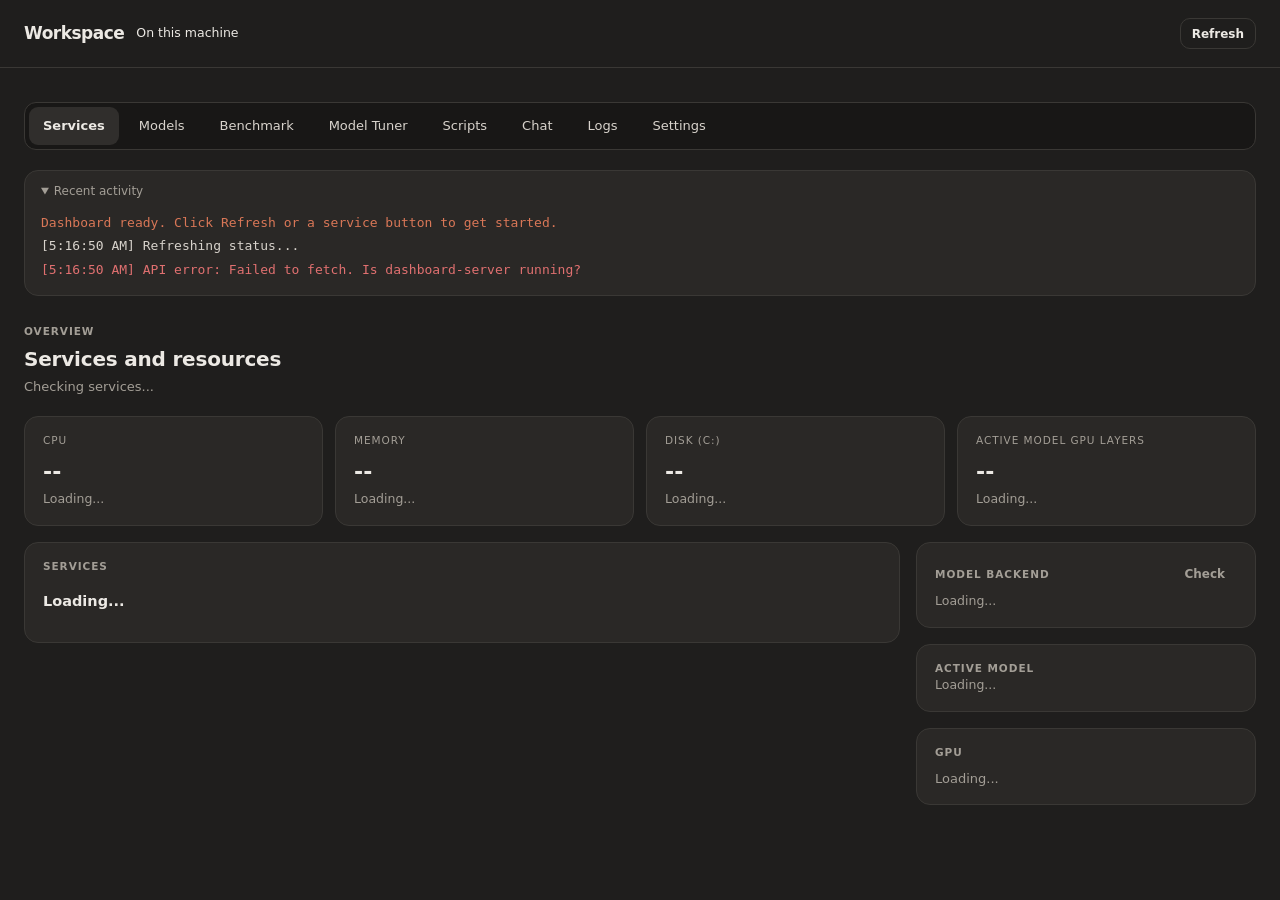
<file: dashboard.html>
<!DOCTYPE html>
<html lang="en">
<head>
    <meta charset="UTF-8">
    <meta name="viewport" content="width=device-width, initial-scale=1.0">
    <title>AI Workspace Dashboard</title>
    <style>
        :root {
            /* Assistant design tokens (web/src/index.css). Dark only. Names are kept so every tab picks them up. */
            --bg-primary: #1f1e1d;
            --bg-secondary: #181716;
            --bg-card: #2a2826;
            --bg-card-hover: #302e2c;
            --bg-field: #262423;
            --border: #3a3835;
            --border-strong: #4d4a46;
            --text-primary: #ece9e4;
            --text-secondary: #d8d3cc;
            --text-muted: #a39e96;
            --accent: #d97757;
            --accent-hover: #e79377;
            --on-accent: #1b1412;
            --accent-blue: #d97757;
            --accent-green: #7fb77e;
            --accent-red: #e07070;
            --accent-yellow: #d9a441;
            --accent-purple: #a39e96;
            --accent-orange: #d97757;
            --accent-cyan: #d97757;
            --font-sans: ui-sans-serif, system-ui, "Segoe UI Variable", "Segoe UI", sans-serif;
            --font-mono: ui-monospace, "Cascadia Mono", Consolas, monospace;
            --shadow: 0 2px 8px rgba(0,0,0,0.3);
            --shadow-lg: 0 4px 16px rgba(0,0,0,0.4);
        }
        
        * { margin: 0; padding: 0; box-sizing: border-box; }
        
        body {
            font-family: -apple-system, BlinkMacSystemFont, 'Segoe UI', Roboto, Oxygen, sans-serif;
            background: var(--bg-primary);
            color: var(--text-primary);
            min-height: 100vh;
            line-height: 1.5;
        }
        
        /* Header */
        .header {
            background: var(--bg-secondary);
            border-bottom: 1px solid var(--border);
            padding: 16px 24px;
            display: flex;
            align-items: center;
            justify-content: space-between;
            position: sticky;
            top: 0;
            z-index: 100;
        }
        
        .header h1 {
            font-size: 20px;
            font-weight: 600;
            background: linear-gradient(135deg, var(--accent-blue), var(--accent-purple));
            -webkit-background-clip: text;
            -webkit-text-fill-color: transparent;
        }
        
        .header-actions { display: flex; gap: 12px; }
        
        /* Buttons */
        .btn {
            padding: 8px 16px;
            border: 1px solid var(--border);
            border-radius: 6px;
            background: var(--bg-card);
            color: var(--text-primary);
            cursor: pointer;
            font-size: 13px;
            font-weight: 500;
            transition: all 0.15s ease;
            display: inline-flex;
            align-items: center;
            gap: 6px;
        }
        .btn:hover { background: var(--bg-card-hover); }
        .btn:disabled { opacity: 0.5; cursor: not-allowed; }
        
        .btn-primary { background: #238636; border-color: #238636; }
        .btn-primary:hover { background: #2ea043; }
        .btn-primary:disabled { background: #238636; opacity: 0.5; }
        
        .btn-danger { background: #da3633; border-color: #da3633; }
        .btn-danger:hover { background: #f85149; }
        .btn-danger:disabled { background: #da3633; opacity: 0.5; }
        
        .btn-warning { background: #9e6a03; border-color: #9e6a03; }
        .btn-warning:hover { background: #d29922; color: #000; }
        
        .btn-info { background: #1f6feb; border-color: #1f6feb; }
        .btn-info:hover { background: #388bfd; }
        
        .btn-sm { padding: 4px 10px; font-size: 12px; }
        
        /* Layout */
        .dashboard { max-width: 1400px; margin: 0 auto; padding: 24px; }
        
        /* Status Bar */
        .status-bar {
            display: grid;
            grid-template-columns: repeat(auto-fit, minmax(200px, 1fr));
            gap: 16px;
            margin-bottom: 24px;
        }
        .status-card {
            background: var(--bg-card);
            border: 1px solid var(--border);
            border-radius: 8px;
            padding: 16px;
            box-shadow: var(--shadow);
        }
        .status-card .label {
            font-size: 11px;
            text-transform: uppercase;
            letter-spacing: 0.5px;
            color: var(--text-muted);
            margin-bottom: 4px;
        }
        .status-card .value { font-size: 24px; font-weight: 700; }
        .status-card .detail { font-size: 12px; color: var(--text-secondary); margin-top: 4px; }
        
        .status-green { color: var(--accent-green); }
        .status-red { color: var(--accent-red); }
        .status-yellow { color: var(--accent-yellow); }
        .model-server-notice { border: 1px solid var(--accent-yellow); color: var(--accent-yellow); border-radius: 8px; padding: 10px 14px; margin-bottom: 16px; font-size: 13px; }
        .status-blue { color: var(--accent-blue); }
        
        /* Service Status */
        .services-grid {
            display: grid;
            grid-template-columns: repeat(auto-fit, minmax(300px, 1fr));
            gap: 16px;
            margin-bottom: 24px;
        }
        .service-card {
            background: var(--bg-card);
            border: 1px solid var(--border);
            border-radius: 8px;
            padding: 20px;
            box-shadow: var(--shadow);
            transition: all 0.2s ease;
        }
        .service-card:hover { border-color: var(--accent-blue); box-shadow: var(--shadow-lg); }
        .service-header {
            display: flex;
            align-items: center;
            justify-content: space-between;
            margin-bottom: 12px;
        }
        .service-name { font-size: 16px; font-weight: 600; }
        .service-badge {
            padding: 4px 10px;
            border-radius: 20px;
            font-size: 11px;
            font-weight: 600;
            text-transform: uppercase;
        }
        .badge-running { background: rgba(63,185,80,0.15); color: var(--accent-green); }
        .badge-stopped { background: rgba(248,81,73,0.15); color: var(--accent-red); }
        .badge-starting { background: rgba(210,153,34,0.15); color: var(--accent-yellow); }
        
        .service-details { margin: 12px 0; }
        .service-detail-row {
            display: flex;
            justify-content: space-between;
            padding: 6px 0;
            border-bottom: 1px solid var(--border);
            font-size: 13px;
        }
        .service-detail-row:last-child { border-bottom: none; }
        
        .service-actions { display: flex; gap: 8px; margin-top: 16px; flex-wrap: wrap; }
        
        /* Feedback Area */
        .feedback-area {
            background: var(--bg-card);
            border: 1px solid var(--border);
            border-radius: 8px;
            padding: 16px;
            margin-bottom: 24px;
            min-height: 60px;
            max-height: 300px;
            overflow-y: auto;
        }
        .feedback-title {
            font-size: 14px;
            font-weight: 600;
            margin-bottom: 8px;
            color: var(--text-secondary);
        }
        .feedback-line {
            font-size: 13px;
            padding: 2px 0;
            font-family: 'Cascadia Code', 'Fira Code', monospace;
        }
        .feedback-line.success { color: var(--accent-green); }
        .feedback-line.error { color: var(--accent-red); }
        .feedback-line.info { color: var(--accent-blue); }
        .feedback-line.warn { color: var(--accent-yellow); }
        .feedback-line.loading { color: var(--text-secondary); }
        
        /* Sections */
        .section { margin-bottom: 32px; }
        .section-title {
            font-size: 18px;
            font-weight: 600;
            margin-bottom: 16px;
            padding-bottom: 8px;
            border-bottom: 1px solid var(--border);
            display: flex;
            align-items: center;
            gap: 8px;
        }
        
        /* Model Cards */
        .models-grid {
            display: grid;
            grid-template-columns: repeat(auto-fit, minmax(350px, 1fr));
            gap: 16px;
        }
        .model-card {
            background: var(--bg-card);
            border: 1px solid var(--border);
            border-radius: 8px;
            padding: 20px;
            box-shadow: var(--shadow);
        }
        .model-card h3 { font-size: 15px; margin-bottom: 8px; word-break: break-all; }
        .model-stats { display: grid; grid-template-columns: 1fr 1fr; gap: 8px; margin: 12px 0; }
        .model-stat {
            background: rgba(255,255,255,0.03);
            padding: 8px 12px;
            border-radius: 6px;
        }
        .model-stat .label { font-size: 11px; color: var(--text-muted); }
        .model-stat .value { font-size: 14px; font-weight: 600; }
        .model-load-progress {
            display: flex; align-items: center; gap: 14px;
            background: rgba(88,166,255,0.08); border: 1px solid var(--accent-blue);
            border-radius: 8px; padding: 14px 18px; margin-bottom: 16px;
        }
        .model-load-progress .loading-spinner { width: 20px; height: 20px; flex-shrink: 0; }
        .model-load-progress-text { display: flex; flex-direction: column; gap: 2px; }
        #modelLoadTitle { font-size: 14px; font-weight: 600; color: var(--accent-blue); }
        .model-load-elapsed { font-size: 12px; color: var(--text-secondary); }
        .model-card.loading { opacity: 0.6; pointer-events: none; }
        .model-card { position: relative; }
        .model-badge-active {
            position: absolute; top: 16px; right: 16px;
            background: rgba(63,185,80,0.15); color: var(--accent-green);
            padding: 4px 10px; border-radius: 20px; font-size: 11px; font-weight: 600; text-transform: uppercase;
        }
        .model-actions { display: flex; gap: 8px; margin-top: 12px; }
        .model-settings-panel {
            display: none; margin-top: 16px; padding-top: 16px;
            border-top: 1px solid var(--border);
        }
        .model-settings-panel.open { display: block; }
        .settings-row {
            display: grid; grid-template-columns: 1fr 1fr; gap: 10px; margin-bottom: 10px;
        }
        .settings-field { display: flex; flex-direction: column; gap: 4px; }
        .settings-field label { font-size: 11px; color: var(--text-muted); text-transform: uppercase; letter-spacing: 0.5px; }
        .settings-field input[type="number"], .settings-field input[type="text"] {
            padding: 8px 10px; background: var(--bg-primary); border: 1px solid var(--border);
            border-radius: 6px; color: var(--text-primary); font-size: 13px;
        }
        .settings-field input:focus { outline: none; border-color: var(--accent-blue); }
        .settings-field.full-width { grid-column: 1 / -1; }
        .toggle-row { display: flex; align-items: center; justify-content: space-between; padding: 6px 0; }
        .toggle-row label { font-size: 13px; color: var(--text-primary); }
        .toggle-switch { position: relative; width: 38px; height: 22px; flex-shrink: 0; }
        .toggle-switch input { opacity: 0; width: 0; height: 0; }
        .toggle-slider {
            position: absolute; cursor: pointer; inset: 0;
            background: var(--border); border-radius: 22px; transition: 0.2s;
        }
        .toggle-slider:before {
            content: ""; position: absolute; height: 16px; width: 16px; left: 3px; bottom: 3px;
            background: var(--text-primary); border-radius: 50%; transition: 0.2s;
        }
        .toggle-switch input:checked + .toggle-slider { background: var(--accent-green); }
        .toggle-switch input:checked + .toggle-slider:before { transform: translateX(16px); }
        
        /* Benchmark */
        .benchmark-results {
            background: var(--bg-card);
            border: 1px solid var(--border);
            border-radius: 8px;
            padding: 16px;
            margin-top: 16px;
        }
        .benchmark-metric {
            display: inline-block;
            margin-right: 24px;
            padding: 12px;
            background: rgba(255,255,255,0.03);
            border-radius: 6px;
            min-width: 120px;
        }
        .benchmark-metric .value { font-size: 24px; font-weight: 700; }
        .benchmark-metric .label { font-size: 11px; color: var(--text-muted); }
        
        /* Optimizer */
        .optimizer-status {
            background: var(--bg-card);
            border: 1px solid var(--border);
            border-radius: 8px;
            padding: 16px;
            margin-top: 16px;
        }
        .optimizer-progress {
            height: 8px;
            background: var(--border);
            border-radius: 4px;
            margin: 12px 0;
            overflow: hidden;
        }
        .optimizer-progress-bar {
            height: 100%;
            background: linear-gradient(90deg, var(--accent-blue), var(--accent-purple));
            border-radius: 4px;
            transition: width 0.3s ease;
        }
        
        /* Logs */
        .log-viewer {
            background: #000;
            border: 1px solid var(--border);
            border-radius: 8px;
            padding: 12px;
            font-family: 'Cascadia Code', 'Fira Code', monospace;
            font-size: 12px;
            max-height: 400px;
            overflow-y: auto;
            line-height: 1.6;
        }
        .log-entry { padding: 1px 0; }
        .log-entry.error { color: var(--accent-red); }
        .log-entry.warn { color: var(--accent-yellow); }
        .log-entry.info { color: var(--accent-cyan); }
        
        /* Chat */
        .chat-container {
            background: var(--bg-card);
            border: 1px solid var(--border);
            border-radius: 8px;
            padding: 16px;
        }
        .chat-messages {
            max-height: 400px;
            overflow-y: auto;
            margin-bottom: 16px;
        }
        .chat-message { margin-bottom: 12px; padding: 12px; border-radius: 8px; }
        .chat-message.user { background: rgba(88,166,255,0.1); border-left: 3px solid var(--accent-blue); }
        .chat-message.assistant { background: rgba(188,140,255,0.1); border-left: 3px solid var(--accent-purple); }
        .msg-label { font-size: 11px; font-weight: 600; margin-bottom: 4px; }
        .msg-content { font-size: 14px; white-space: pre-wrap; word-break: break-word; }
        .chat-input-row { display: flex; gap: 8px; }
        .chat-input {
            flex: 1;
            padding: 10px;
            background: var(--bg-primary);
            border: 1px solid var(--border);
            border-radius: 6px;
            color: var(--text-primary);
            font-size: 14px;
        }
        .chat-input:focus { outline: none; border-color: var(--accent-blue); }
        
        /* Loading spinner */
        .loading-spinner {
            display: inline-block;
            width: 14px;
            height: 14px;
            border: 2px solid var(--text-muted);
            border-top-color: var(--accent-blue);
            border-radius: 50%;
            animation: spin 0.8s linear infinite;
        }
        @keyframes spin { to { transform: rotate(360deg); } }
        
        /* Tabs */
        .tabs { display: flex; gap: 4px; margin-bottom: 24px; border-bottom: 1px solid var(--border); padding-bottom: 0; overflow-x: auto; }
        .tab {
            padding: 10px 20px;
            cursor: pointer;
            border-bottom: 2px solid transparent;
            color: var(--text-secondary);
            transition: all 0.2s;
            font-size: 14px;
            white-space: nowrap;
        }
        .tab:hover { color: var(--text-primary); }
        .tab.active {
            color: var(--accent-blue);
            border-bottom-color: var(--accent-blue);
            font-weight: 600;
        }
        .tab-content { display: none; }

        /* Service card status accent */
        .service-card { border-left: 3px solid var(--border); }
        .service-card.is-running { border-left-color: var(--accent-green); }
        .service-card.is-stopped { border-left-color: var(--accent-red); }

        /* GPU card */
        .gpu-card {
            background: var(--bg-card);
            border: 1px solid var(--border);
            border-radius: 8px;
            padding: 16px;
            box-shadow: var(--shadow);
        }
        .gpu-card .gpu-head { display: flex; justify-content: space-between; align-items: baseline; margin-bottom: 10px; }
        .gpu-card .gpu-name { font-size: 13px; color: var(--text-secondary); }
        .gpu-card .gpu-temp { font-size: 13px; font-weight: 600; }
        .gpu-bar-track { height: 10px; background: var(--border); border-radius: 5px; overflow: hidden; margin-bottom: 8px; }
        .gpu-bar-fill { height: 100%; border-radius: 5px; transition: width 0.4s ease, background 0.4s ease; background: var(--accent-green); }
        .gpu-bar-fill.warn { background: var(--accent-yellow); }
        .gpu-bar-fill.crit { background: var(--accent-red); }
        .gpu-meta-row { display: flex; justify-content: space-between; font-size: 12px; color: var(--text-secondary); }
        .gpu-unavailable { color: var(--text-muted); font-size: 13px; }

        /* Scripts tab */
        .script-card {
            background: var(--bg-card);
            border: 1px solid var(--border);
            border-radius: 8px;
            padding: 18px;
            margin-bottom: 16px;
        }
        .script-card h3 { font-size: 15px; margin-bottom: 4px; }
        .script-card .script-desc { font-size: 12px; color: var(--text-secondary); margin-bottom: 12px; }
        .script-card .script-form { display: flex; gap: 8px; flex-wrap: wrap; align-items: center; margin-bottom: 10px; }
        .script-card .script-form input, .script-card .script-form select {
            padding: 8px 10px; background: var(--bg-primary); border: 1px solid var(--border);
            border-radius: 6px; color: var(--text-primary); font-size: 13px;
        }
        .script-run-status { font-size: 12px; color: var(--text-secondary); margin-bottom: 8px; min-height: 16px; }
        .script-output {
            background: #000; border: 1px solid var(--border); border-radius: 6px; padding: 10px;
            font-family: 'Cascadia Code', 'Fira Code', monospace; font-size: 12px; white-space: pre-wrap;
            max-height: 260px; overflow-y: auto; display: none; line-height: 1.5;
        }
        .script-output.visible { display: block; }
        .script-output .err-line { color: var(--accent-red); }
        #screenshotPreview { max-width: 100%; border-radius: 8px; border: 1px solid var(--border); margin-top: 10px; display: none; }
        #screenshotPreview.visible { display: block; }
        .tab-content.active { display: block; }

        /* Workspace surfaces: restrained color, visible focus, flexible layouts. */
        :root { color-scheme: dark; scrollbar-color:var(--border) var(--bg-primary); scrollbar-width:thin; }
        body { font-size:14px; -webkit-font-smoothing:antialiased; }
        .header { padding:18px max(24px,calc((100vw - 1320px)/2)); background:var(--bg-primary); gap:16px; }
        .header h1 { display:flex; align-items:center; gap:12px; font-size:17px; letter-spacing:-.03em;
            background:none; -webkit-text-fill-color:var(--text-primary); }
        .brand-mark { display:inline-grid; place-items:center; width:34px; height:34px; border-radius:11px;
            background:var(--accent-cyan); color:#102822; -webkit-text-fill-color:#102822; font-size:14px; font-weight:800; }
        .header-actions .btn { background:transparent; }
        .dashboard { max-width:1368px; padding:34px 24px 64px; }
        .workspace-intro { display:flex; justify-content:space-between; align-items:center; gap:24px; margin-bottom:30px; }
        .workspace-intro[hidden] { display:none; }
        .eyebrow { color:var(--accent-cyan); font-size:10px; font-weight:700; letter-spacing:.16em; text-transform:uppercase; margin-bottom:8px; }
        .workspace-intro h2 { font-size:clamp(25px,3vw,36px); font-weight:600; letter-spacing:-.045em; line-height:1.2; }
        .workspace-intro p { color:var(--text-secondary); margin-top:10px; max-width:640px; }
        .local-label { white-space:nowrap; border:1px solid var(--border); border-radius:999px; padding:7px 12px; color:var(--text-secondary); font-size:12px; }
        .tabs { display:flex; gap:5px; padding:6px; margin-bottom:20px; background:var(--bg-secondary);
            border:1px solid var(--border); border-radius:13px; overflow-x:auto; }
        .tab { font:inherit; font-weight:550; padding:10px 18px; border:0; border-radius:8px; background:transparent;
            color:var(--text-secondary); white-space:nowrap; cursor:pointer; flex-shrink:0; }
        .tab:hover { color:var(--text-primary); background:var(--bg-card); }
        .tab.active { background:var(--bg-card-hover); color:var(--accent-cyan); box-shadow:0 1px 3px #0003; border:0; }
        .feedback-area { background:transparent; border:1px solid var(--border); border-radius:10px; padding:0; margin-bottom:28px; min-height:0; max-height:none; }
        .feedback-title { cursor:pointer; padding:11px 16px; margin:0; color:var(--text-secondary); font-size:12px; font-weight:500; }
        #feedbackLines { max-height:160px; overflow:auto; padding:0 16px 14px; font-size:12px; }
        .section { margin-bottom:30px; }
        .section-title { font-size:17px; font-weight:600; letter-spacing:-.025em; margin-bottom:16px; }
        .services-grid,.models-grid { grid-template-columns:repeat(auto-fit,minmax(min(100%,320px),1fr)); gap:16px; }
        .status-bar { gap:14px; grid-template-columns:repeat(auto-fit,minmax(min(100%,180px),1fr)); }
        .service-card,.model-card,.status-card,.gpu-card,.script-card,.benchmark-results,.optimizer-status {
            border-radius:15px; background:var(--bg-secondary); box-shadow:0 4px 18px #00000012; }
        .service-card,.model-card,.script-card { padding:22px; border-width:1px; }
        .service-card.is-running,.service-card.is-stopped { border-left-width:1px; border-color:var(--border); }
        .service-card:hover,.model-card:hover { border-color:#425865; background:var(--bg-card); }
        .service-name { font-size:16px; letter-spacing:-.02em; font-weight:600; }
        .service-badge { font-size:10px; letter-spacing:.06em; border-radius:999px; padding:4px 9px; }
        .status-card { padding:21px; }
        .status-card .label { font-size:10px; letter-spacing:.1em; color:var(--text-secondary); }
        .status-card .value { font-size:30px; font-weight:550; letter-spacing:-.045em; font-variant-numeric:tabular-nums; }
        .status-card .detail { font-size:12px; line-height:1.5; }
        .btn { min-height:36px; padding:8px 13px; border-radius:8px; font-family:inherit; font-weight:600; text-decoration:none; justify-content:center; }
        .btn-sm { min-height:31px; padding:5px 11px; }
        .btn-primary,.btn-primary:disabled { background:var(--accent-cyan); border-color:var(--accent-cyan); color:#102822; }
        .btn-primary:hover:not(:disabled) { background:#8fe5cb; border-color:#8fe5cb; }
        .btn-danger,.btn-danger:disabled { background:#f8514910; border-color:#f8514940; color:#ffada7; }
        .btn-danger:hover:not(:disabled) { background:#f8514925; }
        .btn-warning { background:#d2992215; border-color:#d2992250; color:#eed08a; }
        .btn-info { background:#88baff15; border-color:#88baff45; color:#aecfff; }
        .btn-info:hover { background:#88baff28; }
        input,select,textarea { font:inherit; color-scheme:dark; min-width:0; }
        input:not([type=checkbox]),select,textarea,.chat-input { border-radius:9px; background:var(--bg-primary); border:1px solid var(--border); }
        :is(button,a,input,select,textarea,summary):focus-visible { outline:2px solid var(--accent-cyan); outline-offset:3px; }
        .tabs { scrollbar-width:thin; }
        .toggle-switch input:focus-visible + .toggle-slider { outline:2px solid var(--accent-cyan); outline-offset:3px; }
        .chat-container { border-radius:16px; border:1px solid var(--border); overflow:hidden; background:var(--bg-secondary); padding:0; }
        .chat-messages { background:transparent; height:clamp(220px,calc(100dvh - 430px),520px); max-height:none; min-height:220px; padding:24px; margin:0; }
        .chat-messages:empty::before { content:'Start a conversation with your local model.'; display:block; color:var(--text-secondary); text-align:center; padding:70px 16px; }
        .chat-message { border-radius:12px; padding:14px 18px; max-width:90%; overflow-wrap:anywhere; }
        .chat-message.user { margin-left:auto; background:#67d5b510; border-color:var(--accent-cyan); }
        .chat-input-row { padding:16px; background:var(--bg-secondary); border-top:1px solid var(--border); }
        .chat-input { min-width:0; }
        .log-viewer,.script-output { background:#0a1015; border-radius:12px; border:1px solid var(--border); line-height:1.75; }
        .model-card h3,.script-card h3 { font-weight:600; letter-spacing:-.02em; overflow-wrap:anywhere; }
        .model-params,.script-form { gap:12px; }
        .gpu-card { padding:22px; }
        .gpu-metrics { gap:18px; }
        .section > p { max-width:780px; line-height:1.7; }
        @media(max-width:650px) {
            .header { padding:14px 16px; } .header h1 { font-size:15px; }
            .dashboard { padding:24px 16px 48px; } .workspace-intro { align-items:flex-start; } .local-label { display:none; }
            .tab { padding:9px 13px; } .service-card,.model-card,.script-card { padding:17px; }
            .status-bar { grid-template-columns:repeat(2,minmax(0,1fr)); } .status-card { padding:15px; }
            .status-card .value { font-size:25px; } .service-actions { flex-wrap:wrap; }
            .benchmark-results { flex-wrap:wrap; } .gpu-metrics { grid-template-columns:repeat(2,minmax(0,1fr)); }
        }
        @media(prefers-reduced-motion:reduce) { *,*::before,*::after { animation:none!important; transition:none!important; scroll-behavior:auto!important; } }
        /* Overview (Services tab) and the Assistant palette for buttons, tabs and labels. Later rules win. */
        body { font-family: var(--font-sans); }
        .header h1 .header-sub { font-size: 12.5px; font-weight: 400; color: var(--text-muted); letter-spacing: 0; }
        .eyebrow { color: var(--text-muted); font-size: 10.5px; font-weight: 600; letter-spacing: .09em; text-transform: uppercase; margin-bottom: 6px; }
        .label-caps { margin: 0; font-size: 10.5px; font-weight: 600; letter-spacing: .09em; text-transform: uppercase; color: var(--text-muted); }
        .label-caps .count { color: var(--text-secondary); margin-left: 4px; font-variant-numeric: tabular-nums; }
        .tabs { background: var(--bg-secondary); border-radius: 12px; padding: 4px; }
        .tab { font-size: 13px; font-weight: 500; padding: 8px 14px; border: 1px solid transparent; border-radius: 9px; }
        .tab:hover { background: var(--bg-field); color: var(--text-primary); }
        .tab.active { color: var(--text-primary); background: var(--bg-card-hover); border-color: var(--border-strong); box-shadow: none; }
        .overview-head { margin-bottom: 20px; }
        .overview-title { font-size: 20px; font-weight: 600; letter-spacing: -.01em; line-height: 1.35; color: var(--text-primary); margin-top: 4px; }
        .overview-sub { font-size: 13px; color: var(--text-muted); margin-top: 4px; }

        /* Needs you: only shown when a service is down with an error. */
        .needs-you { background: var(--bg-card); border: 1px solid var(--border); border-radius: 14px; padding: 14px 18px; margin-bottom: 16px; }
        .needs-you[hidden] { display: none; }
        .needs-row { display: flex; flex-wrap: wrap; align-items: center; gap: 10px 16px; padding: 12px 0 0; margin-top: 10px; border-top: 1px solid var(--border); }
        .needs-row:first-of-type { border-top: 0; }
        .needs-text { flex: 1 1 260px; min-width: 0; }
        .needs-name { font-size: 14px; font-weight: 600; color: var(--text-primary); }
        .needs-detail { font-size: 13px; line-height: 1.5; color: var(--text-secondary); overflow-wrap: anywhere; }
        .needs-actions { display: flex; flex-wrap: wrap; gap: 8px; }

        /* Resources row. */
        .status-bar { gap: 12px; margin-bottom: 16px; }
        .status-card { background: var(--bg-card); border: 1px solid var(--border); border-radius: 14px; padding: 16px 18px; box-shadow: none; }
        .status-card .label { font-size: 10.5px; letter-spacing: .09em; color: var(--text-muted); }
        .status-card .value { font-size: 22px; font-weight: 600; letter-spacing: 0; margin-top: 6px; color: var(--text-primary); }
        .status-card .detail { font-size: 12.5px; color: var(--text-muted); margin-top: 2px; }

        /* Services list and side panels. */
        .overview-grid { display: grid; grid-template-columns: minmax(0, 1fr) 340px; gap: 16px; align-items: start; }
        @media (max-width: 1000px) { .overview-grid { grid-template-columns: minmax(0, 1fr); } }
        .overview-side { display: flex; flex-direction: column; gap: 16px; min-width: 0; }
        .panel { background: var(--bg-card); border: 1px solid var(--border); border-radius: 14px; padding: 16px 18px; min-width: 0; }
        .panel-head { display: flex; flex-wrap: wrap; align-items: baseline; justify-content: space-between; gap: 6px 12px; margin-bottom: 2px; }
        .panel-meta { font-size: 12.5px; color: var(--text-muted); margin: 0; }
        .services-list { list-style: none; margin: 0; padding: 0; }
        .service-card { display: grid; grid-template-columns: minmax(0, 1fr) auto; gap: 8px 16px; align-items: start; padding: 14px 0; border: 0; border-top: 1px solid var(--border); border-radius: 0; background: transparent; box-shadow: none; }
        .service-card:first-child { border-top: 0; }
        .service-card:hover, .service-card.is-running, .service-card.is-stopped, .service-card.is-failed, .service-card.is-starting { border: 0; border-top: 1px solid var(--border); background: transparent; box-shadow: none; }
        .service-card:first-child { border-top: 0; }
        .service-main { min-width: 0; }
        .service-line { display: flex; flex-wrap: wrap; align-items: center; gap: 6px 10px; }
        .service-name { font-size: 14.5px; font-weight: 600; color: var(--text-primary); letter-spacing: 0; }
        .service-badge { display: inline-flex; align-items: center; height: 22px; padding: 0 9px; border-radius: 999px; border: 1px solid transparent; font-size: 11.5px; font-weight: 500; letter-spacing: 0; text-transform: none; white-space: nowrap; }
        .badge-running { background: #7fb77e1f; color: var(--accent-green); border-color: #7fb77e59; }
        .badge-stopped { background: #e070701f; color: var(--accent-red); border-color: #e0707059; }
        .badge-starting { background: #d9a4411f; color: var(--accent-yellow); border-color: #d9a44159; }
        .badge-idle { background: var(--bg-field); color: var(--text-muted); border-color: var(--border-strong); }
        .service-addr { font-family: var(--font-mono); font-size: 12px; color: var(--text-muted); margin-top: 2px; overflow-wrap: anywhere; }
        .service-desc { margin: 4px 0 0; font-size: 13px; line-height: 1.55; color: var(--text-secondary); }
        .service-error { margin: 4px 0 0; font-size: 12.5px; line-height: 1.5; color: var(--accent-red); overflow-wrap: anywhere; }
        .service-actions { display: flex; flex-wrap: wrap; gap: 6px; justify-content: flex-end; margin: 0; }
        .service-actions .btn { min-height: 30px; padding: 0 11px; font-size: 12.5px; border-radius: 10px; }

        .active-name { margin-top: 8px; font-size: 14px; font-weight: 600; color: var(--text-primary); overflow-wrap: anywhere; }
        .active-file { font-family: var(--font-mono); font-size: 12px; color: var(--text-muted); overflow-wrap: anywhere; }
        .active-stats { display: grid; gap: 8px; margin: 14px 0; font-size: 13px; }
        .active-stats > div { display: flex; justify-content: space-between; gap: 12px; }
        .active-stats dt { color: var(--text-muted); }
        .active-stats dd { margin: 0; color: var(--text-primary); text-align: right; font-variant-numeric: tabular-nums; }
        .backend-row { padding: 12px 0; border-top: 1px solid var(--border); }
        .backend-row:first-child { border-top: 0; }
        .backend-line { display: flex; align-items: center; justify-content: space-between; gap: 8px; }
        .backend-choice { display: flex; align-items: center; gap: 8px; font-size: 14px; font-weight: 600; color: var(--text-primary); cursor: pointer; }
        .backend-choice input:disabled + span { color: var(--text-muted); }
        .backend-detail { margin: 4px 0 0 24px; font-size: 12.5px; line-height: 1.5; color: var(--text-secondary); overflow-wrap: anywhere; }
        .backend-picker { display: flex; align-items: center; gap: 8px; margin-bottom: 12px; font-size: 13px; color: var(--text-secondary); }
        .backend-picker select { width: auto; padding: 6px 10px; font-size: 13px; }
        .overview-side .gpu-card { background: transparent; border: 0; border-radius: 0; box-shadow: none; padding: 8px 0 0; }
        .overview-side .gpu-card .gpu-name { color: var(--text-secondary); }
        .gpu-bar-track { background: var(--bg-field); }

        /* Buttons, on the Assistant palette: primary is ink, danger and warning are text-coloured, the rest are fields. */
        .btn, .btn:hover { border-radius: 10px; }
        .btn-primary, .btn-primary:disabled { background: var(--text-primary); border-color: var(--text-primary); color: var(--bg-primary); }
        .btn-primary:hover:not(:disabled) { background: #ffffff; border-color: #ffffff; }
        .btn-danger, .btn-danger:disabled { background: transparent; border-color: #e0707059; color: var(--accent-red); }
        .btn-danger:hover:not(:disabled) { background: #e070701f; border-color: var(--accent-red); }
        .btn-warning { background: transparent; border-color: #d9a44159; color: var(--accent-yellow); }
        .btn-warning:hover { background: #d9a4411f; color: var(--accent-yellow); }
        .btn-info, .btn-info:hover { background: var(--bg-field); border-color: var(--border); color: var(--text-secondary); }
        .btn-info:hover { background: var(--bg-card-hover); border-color: var(--border-strong); }
        .btn-ghost { background: transparent; border-color: transparent; color: var(--text-muted); }
        .btn-ghost:hover:not(:disabled) { background: var(--bg-field); border-color: transparent; color: var(--text-primary); }
        .btn-warning, .btn-info { font-weight: 500; }

        /* Feedback strip and remaining tabs: keep the old classes, but on the warm surfaces. */
        .feedback-area { background: var(--bg-card); border-radius: 14px; }
        .feedback-title { color: var(--text-muted); }
        .log-viewer, .script-output { background: var(--bg-field); }
        .chat-message.user { background: #d9775714; border-color: var(--accent); }
        .chat-message.assistant { background: #a39e9614; border-color: var(--text-muted); }
        .chat-messages:empty::before { color: var(--text-muted); }
    </style>
</head>
<body>
    <div class="header">
        <h1>Workspace <span class="header-sub">On this machine</span></h1>
        <div class="header-actions">
            <button class="btn btn-sm" onclick="refreshAll()">Refresh</button>
        </div>
    </div>

    <div class="dashboard">
        <!-- Tabs -->
        <nav class="tabs" aria-label="Workspace sections">
            <button type="button" class="tab active" data-tab="services" aria-pressed="true" aria-controls="tab-services" onclick="switchTab('services')">Services</button>
            <button type="button" class="tab" data-tab="models" aria-pressed="false" aria-controls="tab-models" onclick="switchTab('models')">Models</button>
            <button type="button" class="tab" data-tab="benchmark" aria-pressed="false" aria-controls="tab-benchmark" onclick="switchTab('benchmark')">Benchmark</button>
            <button type="button" class="tab" data-tab="optimizer" aria-pressed="false" aria-controls="tab-optimizer" onclick="switchTab('optimizer')">Model Tuner</button>
            <button type="button" class="tab" data-tab="scripts" aria-pressed="false" aria-controls="tab-scripts" onclick="switchTab('scripts')">Scripts</button>
            <button type="button" class="tab" data-tab="chat" aria-pressed="false" aria-controls="tab-chat" onclick="switchTab('chat')">Chat</button>
            <button type="button" class="tab" data-tab="logs" aria-pressed="false" aria-controls="tab-logs" onclick="switchTab('logs')">Logs</button>
            <button type="button" class="tab" data-tab="settings" aria-pressed="false" aria-controls="tab-settings" onclick="switchTab('settings')">Settings</button>
        </nav>
        
        <!-- Feedback Area -->
        <details class="feedback-area" id="feedbackArea">
            <summary class="feedback-title">Recent activity</summary>
            <div id="feedbackLines">
                <div class="feedback-line info">Dashboard ready. Click Refresh or a service button to get started.</div>
            </div>
        </details>
        
        <!-- Services Tab: overview -->
        <div class="tab-content active" id="tab-services">
            <div class="overview-head">
                <div class="eyebrow">Overview</div>
                <h2 class="overview-title">Services and resources</h2>
                <p class="overview-sub" id="overviewSub">Checking services...</p>
            </div>

            <section class="needs-you" id="needsYou" aria-labelledby="needsYouTitle" hidden>
                <h3 class="label-caps" id="needsYouTitle">Needs you <span class="count" id="needsYouCount">0</span></h3>
                <div id="needsYouList"></div>
            </section>

            <div class="status-bar" id="systemBar" aria-label="System resources">
                <div class="status-card">
                    <div class="label">CPU</div>
                    <div class="value status-blue" id="cpuValue">--</div>
                    <div class="detail" id="cpuDetail">Loading...</div>
                </div>
                <div class="status-card">
                    <div class="label">Memory</div>
                    <div class="value status-blue" id="ramValue">--</div>
                    <div class="detail" id="ramDetail">Loading...</div>
                </div>
                <div class="status-card">
                    <div class="label">Disk (C:)</div>
                    <div class="value status-green" id="diskValue">--</div>
                    <div class="detail" id="diskDetail">Loading...</div>
                </div>
                <div class="status-card">
                    <div class="label">Active Model GPU Layers</div>
                    <div class="value status-green" id="gpuLayers">--</div>
                    <div class="detail" id="gpuLayersDetail">Loading...</div>
                </div>
            </div>

            <div class="overview-grid">
                <section class="panel" aria-labelledby="servicesTitle">
                    <div class="panel-head">
                        <h3 class="label-caps" id="servicesTitle">Services</h3>
                        <span class="panel-meta" id="servicesMeta"></span>
                    </div>
                    <ul class="services-list" id="servicesGrid">
                        <li class="service-card">
                            <div class="service-main"><span class="service-name">Loading...</span></div>
                        </li>
                    </ul>
                </section>

                <div class="overview-side">
                    <section class="panel" aria-labelledby="backendsTitle">
                        <div class="panel-head">
                            <h3 class="label-caps" id="backendsTitle">Model backend</h3>
                            <button type="button" class="btn btn-sm btn-ghost" onclick="refreshBackends(true)">Check</button>
                        </div>
                        <div id="backendsCard" role="radiogroup" aria-labelledby="backendsTitle"><p class="panel-meta">Loading...</p></div>
                    </section>

                    <section class="panel" aria-labelledby="activeModelTitle">
                        <h3 class="label-caps" id="activeModelTitle">Active model</h3>
                        <div id="activeModel"><p class="panel-meta">Loading...</p></div>
                    </section>

                    <section class="panel" aria-labelledby="gpuTitle">
                        <h3 class="label-caps" id="gpuTitle">GPU</h3>
                        <div id="gpuCard" class="gpu-card">
                            <div class="gpu-unavailable">Loading...</div>
                        </div>
                    </section>
                </div>
            </div>
        </div>

</content>
        <!-- Models Tab -->
        <div class="tab-content" id="tab-models">
            <div class="section">
                <div class="section-title">Available Models</div>
                <p style="color: var(--text-secondary); margin-bottom: 16px;">
                    Scanned from C:\AI\models and the model server (Config\model-storage.json). Click a model to edit its startup parameters, or Load to switch to it.
                </p>
                <div id="modelLoadProgress" class="model-load-progress" style="display:none;">
                    <div class="loading-spinner"></div>
                    <div class="model-load-progress-text">
                        <div id="modelLoadTitle">Loading model...</div>
                        <div id="modelLoadElapsed" class="model-load-elapsed">0s elapsed</div>
                    </div>
                </div>
                <div id="modelServerNotice" class="model-server-notice" style="display:none;"></div>
                <div class="models-grid" id="modelsGrid">
                    <div class="model-card"><h3>Loading...</h3></div>
                </div>
            </div>
        </div>

        
        <!-- Benchmark Tab -->
        <div class="tab-content" id="tab-benchmark">
            <div class="section">
                <div class="section-title">Quick Benchmark</div>
                <p style="color: var(--text-secondary); margin-bottom: 16px;">
                    Run 3 inference tests to measure your current generation speed in tokens/sec.
                </p>
                <label class="backend-picker">Model backend
                    <select id="benchBackend" class="chat-input backend-select" onchange="setModelBackend(this.value)">
                        <option value="local">This PC</option>
                        <option value="hp">HP server</option>
                    </select>
                </label>
                <button class="btn btn-primary" onclick="runQuickBenchmark()" id="benchmarkBtn">
                    ▶ Run 3-Run Benchmark
                </button>
                <div id="benchmarkResults" style="display:none; margin-top: 16px;">
                    <div class="benchmark-results">
                        <div class="benchmark-metric">
                            <div class="value status-green" id="avgTps">--</div>
                            <div class="label">Avg Tokens/Sec</div>
                        </div>
                        <div class="benchmark-metric">
                            <div class="value" id="maxTps" style="color: var(--accent-green);">--</div>
                            <div class="label">Best Tokens/Sec</div>
                        </div>
                        <div class="benchmark-metric">
                            <div class="value" id="minTps" style="color: var(--accent-yellow);">--</div>
                            <div class="label">Worst Tokens/Sec</div>
                        </div>
                    </div>
                </div>
            </div>
        </div>
        
        <!-- Optimizer Tab -->
        <div class="tab-content" id="tab-optimizer">
            <div class="section">
                <div class="section-title">Model Tuner</div>
                <p style="color: var(--text-secondary); margin-bottom: 16px;">
                    Finds the fastest safe settings for a model: it reads the file, plans placement and context on
                    paper, then tests only what matters and keeps whatever is clearly faster. Your saved settings are
                    never changed until you press Apply. Your model is reloaded when the run ends.
                </p>
                <div style="display:flex; flex-wrap:wrap; gap:8px; align-items:center; margin-bottom:12px;">
                    <select id="tunerModel" aria-label="Model to tune" class="chat-input" style="width:auto; min-width:260px; padding:8px 10px; font-size:13px;"></select>
                    <select id="tunerMode" aria-label="Tuning depth" class="chat-input" style="width:auto; padding:8px 10px; font-size:13px;">
                        <option value="quick">Quick: fit + speed (~15-25 min)</option>
                        <option value="medium">Medium: + thinking cap, quality checks</option>
                        <option value="full">Full: + coding and long-context checks</option>
                    </select>
                    <button class="btn" onclick="tunerAction('plan')" id="tunerPlanBtn">Plan on paper</button>
                    <button class="btn btn-primary" onclick="tunerAction('start')" id="tunerStartBtn">Start tuning</button>
                    <button class="btn btn-warning" onclick="tunerAction('stop')" id="tunerStopBtn">Stop</button>
                </div>
                <div id="tunerLive" style="border:1px solid var(--border); border-radius:8px; padding:12px; margin-bottom:12px; background:var(--bg-card);">
                    <div id="tunerHeadline" style="font-weight:600;">Loading…</div>
                    <div id="tunerPhase" style="font-size:13px; color:var(--text-secondary); margin-top:4px;"></div>
                    <div id="tunerEvents" style="font-family:ui-monospace,Consolas,monospace; font-size:12px; max-height:260px; overflow:auto; margin-top:8px; white-space:pre-wrap; color:var(--text-secondary);"></div>
                </div>
                <div id="tunerReport" style="display:none; border:1px solid var(--border); border-radius:8px; padding:12px; margin-bottom:12px;"></div>
                <details style="margin-bottom:12px;"><summary style="cursor:pointer; color:var(--text-secondary);">Last plan</summary>
                    <pre id="tunerPlan" style="white-space:pre-wrap; font-size:12px; color:var(--text-secondary);"></pre></details>
                <div class="section-title" style="font-size:14px;">Past runs</div>
                <div id="tunerRuns" style="font-size:13px; color:var(--text-secondary);"></div>
            </div>
        </div>

        <!-- Scripts Tab -->
        <div class="tab-content" id="tab-scripts">
            <div class="section">
                <div class="section-title">Scripts</div>
                <p style="color: var(--text-secondary); margin-bottom: 16px;">
                    Run diagnostics and workspace utilities. Longer tasks show live output below.
                    Stack updates and model comparisons may restart the model server.
                </p>
                <div id="scriptsGrid"><div class="script-card">Loading...</div></div>
            </div>
        </div>

        <!-- Chat Tab -->
        <div class="tab-content" id="tab-chat">
            <div class="section">
                <div class="section-title">Quick Chat</div>
                <label class="backend-picker">Model backend
                    <select id="chatBackend" class="chat-input backend-select" onchange="setModelBackend(this.value)">
                        <option value="local">This PC</option>
                        <option value="hp">HP server</option>
                    </select>
                </label>
                <div class="chat-container">
                    <div class="chat-messages" id="chatMessages"></div>
                    <div class="chat-input-row">
                        <input type="text" class="chat-input" id="chatInput" aria-label="Message to the model"
                               placeholder="Type a message..." 
                               onkeydown="if(event.key==='Enter') sendChat()">
                        <button class="btn btn-primary" onclick="sendChat()">Send</button>
                    </div>
                </div>
            </div>
        </div>
        
        <!-- Logs Tab -->
        <div class="tab-content" id="tab-logs">
            <div class="section">
                <div class="section-title">Log Viewer</div>
                <div style="margin-bottom: 12px;">
                    <select id="logSelect" aria-label="Log file" class="chat-input" style="width: auto; display: inline-block;">
                        <option value="llama.stdout.log">llama-server stdout</option>
                        <option value="llama.stderr.log">llama-server stderr</option>
                    </select>
                    <span style="font-size:12px; color:var(--text-muted); margin-left:8px;">cptr runs in its own visible console window (see its startup terminal for output), not a log file.</span>
                    <button class="btn btn-sm" onclick="loadLogs()" style="margin-left: 8px;">Load</button>
                    <button class="btn btn-sm" onclick="refreshLogViewer()">Refresh</button>
                </div>
                <div class="log-viewer" id="logViewer">
                    <div class="log-entry info">Select a log file and click Load.</div>
                </div>
            </div>
        </div>

        <!-- Settings Tab: Switchboard's settings panel, including API keys. It is
             served by Switchboard itself, so keys go straight to it and never
             pass through this dashboard's server. -->
        <div class="tab-content" id="tab-settings">
            <div class="section">
                <div class="section-title">Settings &amp; API keys</div>
                <p style="color: var(--text-secondary); margin-bottom: 16px;">
                    Served by Switchboard. If this stays empty, Switchboard is not running;
                    C:\AI\start.ps1 starts it.
                    <a href="http://127.0.0.1:8002/dashboard#settings" target="_blank" rel="noopener"
                       style="color: var(--accent-blue);">Open in its own window</a>
                </p>
                <iframe id="switchboardSettings" title="Switchboard settings and API keys"
                        style="width: 100%; height: 700px; border: 0; background: transparent; display: block;"></iframe>
            </div>
        </div>
    </div>
    
    <script>
        const DASHBOARD_API = 'http://127.0.0.1:9090';
        const LLAMA_API = 'http://127.0.0.1:10000/v1';
        const KV_CACHE_TYPES = ['f16','q8_0','q4_0','q4_1','q5_0','q5_1'];
        const REASONING_EFFORTS = ['default','minimal','low','medium','high','xhigh','max'];
        
        let chatHistory = [];

        // ---- Model backend: this PC's llama-server, or the HP server's through the dashboard ----
        // The dashboard relays HP requests so the HP's API key stays out of the browser.
        const BACKEND_STORAGE_KEY = 'ai-dashboard.model-backend';
        const BACKEND_STATE_LABEL = { ready: 'Ready', loading: 'Loading model', offline: 'Offline', unauthorized: 'Key rejected', error: 'Error', 'not-configured': 'Not set up' };
        const BACKEND_STATE_BADGE = { ready: 'badge-running', loading: 'badge-starting', offline: 'badge-stopped', unauthorized: 'badge-stopped', error: 'badge-stopped', 'not-configured': 'badge-idle' };
        let modelBackend = 'local';
        try { if (localStorage.getItem(BACKEND_STORAGE_KEY) === 'hp') modelBackend = 'hp'; } catch (e) {}
        let backendsCache = null;

        function modelApiBase() {
            return modelBackend === 'hp' ? `${DASHBOARD_API}/api/remote/v1` : LLAMA_API;
        }

        function backendName(id = modelBackend) {
            if (id === 'hp') return (backendsCache && backendsCache.remote && backendsCache.remote.name) || 'HP server';
            return 'this PC';
        }

        function setModelBackend(id) {
            modelBackend = id === 'hp' ? 'hp' : 'local';
            try { localStorage.setItem(BACKEND_STORAGE_KEY, modelBackend); } catch (e) {}
            renderBackends();
            if (modelBackend === 'hp' && backendsCache && backendsCache.remote && backendsCache.remote.state !== 'ready') {
                addFeedback(`${backendName()}: ${backendsCache.remote.message || BACKEND_STATE_LABEL[backendsCache.remote.state] || 'not ready'}`, 'warn');
            }
        }

        async function refreshBackends(force = false) {
            try {
                const resp = await fetch(`${DASHBOARD_API}/api/backends${force ? '?refresh=1' : ''}`, { signal: AbortSignal.timeout(15000) });
                backendsCache = await resp.json();
            } catch (e) {
                backendsCache = null;
            }
            renderBackends();
            return backendsCache;
        }

        function renderBackends() {
            const remote = backendsCache && backendsCache.remote;
            document.querySelectorAll('.backend-select').forEach(sel => {
                sel.value = modelBackend;
                const hpOption = sel.querySelector('option[value="hp"]');
                if (hpOption) {
                    const name = remote && remote.name ? remote.name : 'HP server';
                    hpOption.textContent = remote && remote.state !== 'ready' ? `${name} (${(BACKEND_STATE_LABEL[remote.state] || remote.state).toLowerCase()})` : name;
                }
            });
            const box = document.getElementById('backendsCard');
            if (!box) return;
            if (!backendsCache) {
                box.innerHTML = '<p class="panel-meta">Could not check the backends. Is dashboard-server running?</p>';
                return;
            }
            const local = backendsCache.local || { state: 'offline' };
            const hp = remote || { state: 'not-configured' };
            const activeLocal = (modelsCache || []).find(m => m.isActive);
            const localDetail = local.state === 'ready'
                ? (activeLocal ? activeLocal.filename.replace(/\.gguf$/i, '') : 'llama-server is answering.')
                : 'llama-server on this PC is not responding.';
            const hpParts = [];
            if (hp.model) hpParts.push(hp.model);
            if (hp.state === 'ready' && hp.latencyMs != null) hpParts.push(`${hp.latencyMs} ms`);
            if (hp.url) hpParts.push(hp.url);
            if (hp.state !== 'ready' && hp.message) hpParts.push(hp.message);
            const row = (id, title, state, detail) => `
                <div class="backend-row">
                    <div class="backend-line">
                        <label class="backend-choice">
                            <input type="radio" name="modelBackend" value="${id}" ${modelBackend === id ? 'checked' : ''}
                                   ${id === 'hp' && state === 'not-configured' ? 'disabled' : ''} onchange="setModelBackend('${id}')">
                            <span>${escapeHtml(title)}</span>
                        </label>
                        <span class="service-badge ${BACKEND_STATE_BADGE[state] || 'badge-idle'}">${escapeHtml(BACKEND_STATE_LABEL[state] || state)}</span>
                    </div>
                    <p class="backend-detail">${escapeHtml(detail)}</p>
                </div>`;
            box.innerHTML = row('local', 'This PC', local.state, localDetail)
                + row('hp', hp.name || 'HP server', hp.state, hpParts.join(' · ') || 'Not set up.');
        }

        // An OpenAI-style error body ({error: {message}}) or a plain HTTP failure, as one line.
        function modelErrorText(resp, data) {
            const err = data && data.error;
            const msg = err && (typeof err === 'string' ? err : err.message);
            return msg || `HTTP ${resp.status}`;
        }
        let logRefreshInterval = null;
        let benchmarkRunning = false;
        
        // ---- Tab Switching ----
        // Switchboard serves the Settings tab's panel; it reports its height so
        // the frame can fit it. Only messages from Switchboard are trusted.
        const SWITCHBOARD_ORIGIN = 'http://127.0.0.1:8002';
        const SWITCHBOARD_SETTINGS_URL = SWITCHBOARD_ORIGIN + '/dashboard?embed=settings';
        window.addEventListener('message', (event) => {
            if (event.origin !== SWITCHBOARD_ORIGIN) return;
            const data = event.data;
            if (data && data.type === 'switchboard-settings-height' && Number.isFinite(data.height)) {
                const height = Math.max(400, Math.min(Math.round(data.height) + 8, 20000));
                document.getElementById('switchboardSettings').style.height = height + 'px';
            }
        });

        function switchTab(tabName) {
            document.querySelectorAll('.tab').forEach(t => { t.classList.remove('active'); t.setAttribute('aria-pressed', String(t.dataset.tab === tabName)); });
            document.querySelectorAll('.tab-content').forEach(t => t.classList.remove('active'));
            document.querySelector(`[data-tab="${tabName}"]`).classList.add('active');
            document.getElementById(`tab-${tabName}`).classList.add('active');
            
            if (tabName === 'models') {
                loadModelsList();
            }
            if (tabName === 'scripts') {
                loadScriptsCatalog();
            }
            if (tabName === 'optimizer') {
                tunerStart();
            }
            if (tabName === 'settings') {
                // Loaded on first open, so Switchboard is only asked when you look.
                const frame = document.getElementById('switchboardSettings');
                if (!frame.getAttribute('src')) { frame.src = SWITCHBOARD_SETTINGS_URL; }
            }
            // Start log auto-refresh when logs tab is active
            if (tabName === 'logs') {
                logRefreshInterval = setInterval(refreshLogViewer, 3000);
                loadLogs();
            } else {
                clearInterval(logRefreshInterval);
            }
        }
        
        // ---- Feedback ----
        function addFeedback(text, type = 'info') {
            if (type === 'error') document.getElementById('feedbackArea').open = true;
            const container = document.getElementById('feedbackLines');
            const div = document.createElement('div');
            div.className = `feedback-line ${type}`;
            div.textContent = `[${new Date().toLocaleTimeString()}] ${text}`;
            container.appendChild(div);
            // Auto-scroll
            const area = document.getElementById('feedbackArea');
            area.scrollTop = area.scrollHeight;
        }
        
        function clearFeedback() {
            document.getElementById('feedbackLines').innerHTML = '';
        }
        
        // ---- Services ----
        async function refreshAll() {
            addFeedback('Refreshing status...', 'loading');
            try {
                const resp = await fetch(`${DASHBOARD_API}/api/status`);
                const data = await resp.json();
                renderServices(data.services);
                renderSystemInfo(data.system);
                renderGpuCard(data.gpu);
                refreshActiveModel().then(() => refreshBackends());
                addFeedback('Status refreshed', 'success');
            } catch (e) {
                addFeedback(`API error: ${e.message}. Is dashboard-server running?`, 'error');
            }
        }

        function renderGpuCard(gpu) {
            const card = document.getElementById('gpuCard');
            if (!gpu) {
                card.innerHTML = '<div class="gpu-unavailable">nvidia-smi unavailable.</div>';
                return;
            }
            const pct = gpu.totalMiB ? Math.round((gpu.usedMiB / gpu.totalMiB) * 100) : 0;
            const barClass = gpu.freeMiB < 1000 ? 'crit' : (gpu.freeMiB < 2000 ? 'warn' : '');
            const tempColor = gpu.tempC >= 85 ? 'var(--accent-red)' : (gpu.tempC >= 75 ? 'var(--accent-yellow)' : 'var(--accent-green)');
            card.innerHTML = `
                <div class="gpu-head">
                    <span class="gpu-name">${escapeHtml(gpu.name || 'GPU')}</span>
                    <span class="gpu-temp" style="color:${tempColor}">${gpu.tempC}&deg;C &middot; ${gpu.utilizationPercent}% util</span>
                </div>
                <div class="gpu-bar-track"><div class="gpu-bar-fill ${barClass}" style="width:${pct}%"></div></div>
                <div class="gpu-meta-row">
                    <span>${gpu.usedMiB} MiB / ${gpu.totalMiB} MiB used</span>
                    <span>${gpu.freeMiB} MiB free</span>
                </div>
            `;
        }

        // Every service the overview lists. Order and copy are the same as the old card grid.
        const SERVICE_LIST = [
            { name: 'llama-server', port: 10000, url: 'http://127.0.0.1:10000', desc: 'LLM inference engine' },
            { name: 'cptr', port: 8000, url: 'http://127.0.0.1:8000', desc: 'Agent controller / MCP server' },
            { name: 'switchboard', port: 8002, url: 'http://127.0.0.1:8002', desc: 'Intelligent model routing and agent supervision (starts independently of llama-server)' },
            { name: 'assistant', title: 'Personal Assistant', port: null, url: null, desc: 'Chat, tasks and settings dashboard with the agent (Start launches it exactly like the desktop shortcut)' },
            { name: 'telegram-bot', title: 'Relay Station / Telegram Bot', port: 9095, url: 'http://127.0.0.1:9095', desc: 'Telegram conversations, reply queue, access controls, and bot settings' },
            { name: 'oura-mcp', port: null, url: null, desc: 'Personal health data MCP server' },
        ];
        const SERVICE_LABEL = { starting: 'Starting', running: 'Running', failed: 'Not responding', stopped: 'Stopped' };
        const SERVICE_BADGE = { starting: 'badge-starting', running: 'badge-running', failed: 'badge-stopped', stopped: 'badge-idle' };

        function renderServices(services) {
            const rows = [];
            const needs = [];
            let running = 0;
            for (const svc of SERVICE_LIST) {
                const svcData = services[svc.name] || { running: false };
                const up = !!svcData.running;
                const starting = svc.name === 'telegram-bot' && up && svcData.ready === false;
                if (up) running += 1;
                // A process still holding its port but not answering is "Not responding". A service that is
                // simply off has no pid, so it is "Stopped" and stays out of Needs you.
                const state = starting ? 'starting' : up ? 'running' : svcData.pid ? 'failed' : 'stopped';
                const port = svc.port || svcData.port || null;
                const url = svc.url || (svcData.port ? `http://127.0.0.1:${svcData.port}` : null);
                const address = [port ? `127.0.0.1:${port}` : null, svcData.pid ? `PID ${svcData.pid}` : null]
                    .filter(Boolean).join(' · ') || 'Not listening';
                let note = svc.desc;
                if (svc.name === 'telegram-bot' && up) note += svcData.ready ? '. Console ready.' : '. Waiting for startup.';
                if (svc.name === 'oura-mcp' && up) note += svcData.authorized ? '. Oura authorized.' : '. Oura not authorized yet.';
                if (state === 'failed') needs.push({ svc, error: svcData.error });
                rows.push(`
                    <li class="service-card is-${state}" data-service="${svc.name}">
                        <div class="service-main">
                            <div class="service-line">
                                <span class="service-name">${escapeHtml(svc.title || svc.name)}</span>
                                <span class="service-badge ${SERVICE_BADGE[state]}">${SERVICE_LABEL[state]}</span>
                            </div>
                            <div class="service-addr">${escapeHtml(address)}</div>
                            <p class="service-desc">${escapeHtml(note)}</p>
                            ${state === 'failed' && svcData.error ? `<p class="service-error">${escapeHtml(svcData.error)}</p>` : ''}
                        </div>
                        <div class="service-actions">${serviceActions(svc, up, url)}</div>
                    </li>`);
            }
            document.getElementById('servicesGrid').innerHTML = rows.join('');

            const needsBox = document.getElementById('needsYou');
            needsBox.hidden = needs.length === 0;
            document.getElementById('needsYouCount').textContent = String(needs.length);
            document.getElementById('needsYouList').innerHTML = needs.map(({ svc, error }) => `
                <div class="needs-row">
                    <div class="needs-text">
                        <div class="needs-name">${escapeHtml(svc.title || svc.name)}</div>
                        <div class="needs-detail">${escapeHtml(error || 'Not responding.')}</div>
                    </div>
                    <div class="needs-actions">
                        <button type="button" class="btn btn-sm" onclick="controlService('${svc.name}','restart')">Try again</button>
                        <button type="button" class="btn btn-sm btn-ghost" onclick="switchTab('logs')">View logs</button>
                    </div>
                </div>`).join('');

            const checked = new Date().toLocaleTimeString([], { hour: '2-digit', minute: '2-digit' });
            const attention = needs.length
                ? `${needs.length} ${needs.length === 1 ? 'needs' : 'need'} you.`
                : 'Nothing needs you.';
            document.getElementById('overviewSub').textContent =
                `${SERVICE_LIST.length} services on this machine. ${attention} Checked ${checked}.`;
            document.getElementById('servicesMeta').textContent = `${running} of ${SERVICE_LIST.length} running`;
        }

        function serviceActions(svc, up, url) {
            const name = svc.name;
            const buttons = [
                up
                    ? `<button type="button" class="btn btn-sm btn-danger" onclick="controlService('${name}','stop')">Stop</button>`
                    : `<button type="button" class="btn btn-sm btn-primary" onclick="controlService('${name}','start')">Start</button>`,
                `<button type="button" class="btn btn-sm btn-ghost" onclick="controlService('${name}','restart')">Restart</button>`,
            ];
            if (name === 'assistant' && up && url) buttons.push(`<a class="btn btn-sm btn-info" href="${url}" target="_blank" rel="noopener noreferrer">Open</a>`);
            if (name === 'telegram-bot' && url) buttons.push(`<a class="btn btn-sm btn-info" href="${url}" target="_blank" rel="noopener noreferrer">Open console</a>`);
            if (name === 'llama-server') buttons.push(`<button type="button" class="btn btn-sm btn-info" onclick="listModels()">Loaded models</button>`);
            if (name === 'oura-mcp' && url) buttons.push(`<button type="button" class="btn btn-sm btn-info" onclick="window.open('${url}/oauth/start','_blank')">Authorize</button>`);
            return buttons.join('');
        }

        // The active model comes from the same /api/models the Models tab uses, so the overview and the tab agree.
        async function refreshActiveModel() {
            try {
                const data = await (await fetch(`${DASHBOARD_API}/api/models`)).json();
                modelsCache = data.models || [];
                updateActiveModelStat();
                renderActiveModel();
            } catch (e) {
                document.getElementById('activeModel').innerHTML =
                    `<p class="panel-meta">Could not read models: ${escapeHtml(e.message)}</p>`;
            }
        }

        function renderActiveModel() {
            const box = document.getElementById('activeModel');
            const active = modelsCache.find(m => m.isActive);
            if (!active) {
                box.innerHTML = `<p class="panel-meta">No model is active.</p>
                    <button type="button" class="btn btn-sm btn-info" onclick="switchTab('models')">Open models</button>`;
                return;
            }
            const settings = active.settings || {};
            const name = (active.filename || '').replace(/\.gguf$/i, '');
            box.innerHTML = `
                <div class="active-name">${escapeHtml(name)}</div>
                <div class="active-file">${escapeHtml(active.filename || '')}</div>
                <dl class="active-stats">
                    <div><dt>Context</dt><dd>${settings.contextSize ? Number(settings.contextSize).toLocaleString() + ' tokens' : '--'}</dd></div>
                    <div><dt>GPU layers</dt><dd>${settings.gpuLayers ?? '--'}</dd></div>
                    <div><dt>File size</dt><dd>${active.sizeGB ? active.sizeGB + ' GB' : '--'}</dd></div>
                </dl>
                <button type="button" class="btn btn-sm btn-info" onclick="switchTab('models')">Open models</button>`;
        }

        function renderSystemInfo(sys) {
            if (!sys) return;
            document.getElementById('cpuValue').textContent = sys.cores ? `${sys.cores}C/${sys.threads}T` : '--';
            document.getElementById('cpuDetail').textContent = sys.cpu || '';
            document.getElementById('ramValue').textContent = sys.ramGB ? `${sys.ramGB} GB` : '--';
            
            let memDetail = '';
            if (sys.memoryUsedGB && sys.ramGB) {
                memDetail = `${sys.memoryUsedGB} GB used (${sys.memoryPercent || '?'}%)`;
            }
            document.getElementById('ramDetail').textContent = memDetail || 'Loading...';
            
            document.getElementById('diskValue').textContent = sys.freeDiskGB ? `${sys.freeDiskGB} GB free` : '--';
            document.getElementById('diskDetail').textContent = sys.freeDiskGB > 100 ? 'Plenty of space' : 'Check disk space';
        }
        
        async function controlService(name, action) {
            addFeedback(`${action}ing ${name}...`, 'loading');

            // Update button state on this specific card (matched by data-service, not
            // textContent -- the service name now has an icon prefix in the DOM).
            const card = document.querySelector(`.service-card[data-service="${name}"]`);
            if (card) {
                const actions = card.querySelector('.service-actions');
                actions.innerHTML = '<div class="loading-spinner"></div> ' + action + 'ing...';
            }

            try {
                const resp = await fetch(`${DASHBOARD_API}/api/${action}`, {
                    method: 'POST',
                    headers: { 'Content-Type': 'application/json' },
                    body: JSON.stringify({ service: name })
                });
                const data = await resp.json();

                if (data.success) {
                    addFeedback(`${data.message}`, 'success');
                    if (action === 'start' || action === 'restart') {
                        if (name === 'telegram-bot') {
                            // Relay Station rejects cross-origin API requests. The
                            // dashboard probes its /api/health endpoint locally and
                            // exposes readiness through the same status API used above.
                            let ready = false;
                            for (let waited = 0; waited < 90; waited += 2) {
                                await new Promise(r => setTimeout(r, 2000));
                                try {
                                    const statusResp = await fetch(`${DASHBOARD_API}/api/status`, { signal: AbortSignal.timeout(5000) });
                                    if (!statusResp.ok) continue;
                                    const service = (await statusResp.json()).services?.['telegram-bot'];
                                    if (service?.ready) {
                                        addFeedback('Relay Station console is ready on port 9095.', 'success');
                                        ready = true;
                                        break;
                                    }
                                    if (service?.error) {
                                        addFeedback(`Relay Station: ${service.error}`, 'error');
                                        break;
                                    }
                                } catch {}
                            }
                            if (!ready) addFeedback('Relay Station is not ready yet. Check its service status and startup log.', 'warn');
                            await refreshAll();
                            return;
                        }
                        // Look up this service's actual port (oura-mcp's port can be
                        // customized in oura.env) then wait for it to come up.
                        let port = name === 'llama-server' ? 10000 : (name === 'cptr' ? 8000 : (name === 'switchboard' ? 8002 : null));
                        if (port === null) {
                            try {
                                const statusResp = await fetch(`${DASHBOARD_API}/api/status`);
                                const statusData = await statusResp.json();
                                port = statusData.services?.[name]?.port || null;
                            } catch {}
                        }
                        const checkUrl = name === 'llama-server' ? `${LLAMA_API}/models`
                            : (name === 'switchboard' ? `http://127.0.0.1:${port}/health` : `http://127.0.0.1:${port}/`);
                        let waited = 0;
                        while (waited < 90) {
                            await new Promise(r => setTimeout(r, 2000));
                            waited += 2;
                            try {
                                const testResp = await fetch(checkUrl, { signal: AbortSignal.timeout(2000) });
                                if (testResp.ok) {
                                    addFeedback(`${name} is responding on port ${port}!`, 'success');
                                    break;
                                }
                            } catch {}
                        }
                    }
                } else {
                    addFeedback(`${name}: ${data.message}`, 'error');
                }
            } catch (e) {
                addFeedback(`Error ${action}ing ${name}: ${e.message}`, 'error');
            }
            
            // Refresh after delay
            setTimeout(refreshAll, 2000);
        }
        
        // ---- Models ----
        async function listModels() {
            addFeedback('Checking loaded models...', 'info');
            try {
                const resp = await fetch(`${LLAMA_API}/models`);
                const data = await resp.json();
                if (data.data && data.data.length > 0) {
                    addFeedback(`Loaded models: ${data.data.map(m => m.id.split('\\').pop()).join(', ')}`, 'success');
                } else {
                    addFeedback('No models currently loaded', 'warn');
                }
            } catch (e) {
                addFeedback(`Could not reach API: ${e.message}`, 'error');
            }
        }
        
        // ---- Benchmark ----
        async function runQuickBenchmark() {
            if (benchmarkRunning) return;
            benchmarkRunning = true;
            
            const btn = document.getElementById('benchmarkBtn');
            btn.disabled = true;
            btn.textContent = '⏳ Running...';
            
            // Pinned for all three runs, so changing the picker mid-benchmark can't mix machines.
            const benchBackend = modelBackend;
            const benchApi = modelApiBase();
            const benchName = backendName();
            addFeedback(`Starting benchmark on ${benchName} (3 runs)...`, 'info');
            document.getElementById('benchmarkResults').style.display = 'block';
            document.getElementById('avgTps').textContent = '--';
            document.getElementById('maxTps').textContent = '--';
            document.getElementById('minTps').textContent = '--';
            
            try {
                // Check if the chosen backend is reachable
                let reachable = true;
                if (benchBackend === 'hp') {
                    const b = await refreshBackends(true);
                    reachable = !!(b && b.remote && b.remote.state === 'ready');
                } else {
                    try {
                        await fetch(`${LLAMA_API}/models`, { signal: AbortSignal.timeout(3000) });
                    } catch { reachable = false; }
                }
                if (!reachable) {
                    const why = benchBackend === 'hp' && backendsCache && backendsCache.remote ? backendsCache.remote.message : 'Start it first.';
                    addFeedback(`${benchName} is not reachable. ${why}`, 'error');
                    btn.disabled = false;
                    btn.textContent = '▶ Run 3-Run Benchmark';
                    benchmarkRunning = false;
                    return;
                }
                
                const prompt = "The quick brown fox jumps over the lazy dog. This is a standard benchmark prompt used to measure AI model inference speed. It contains enough tokens for meaningful timing data.";
                const results = [];
                
                for (let i = 1; i <= 3; i++) {
                    addFeedback(`Run ${i}/3...`, 'info');
                    const sw = performance.now();
                    
                    try {
                        const resp = await fetch(`${benchApi}/chat/completions`, {
                            method: 'POST',
                            headers: { 'Content-Type': 'application/json' },
                            body: JSON.stringify({
                                model: 'default',
                                messages: [{ role: 'user', content: prompt }],
                                max_tokens: 256,
                                temperature: 0.7,
                                stream: false
                            })
                        });
                        const data = await resp.json().catch(() => null);
                        const elapsed = performance.now() - sw;
                        
                        if (!resp.ok) {
                            addFeedback(`  Run ${i}: ${modelErrorText(resp, data)}`, 'error');
                        } else if (data && data.usage && data.usage.completion_tokens > 0) {
                            const tps = (data.usage.completion_tokens / (elapsed / 1000)).toFixed(2);
                            results.push(parseFloat(tps));
                            addFeedback(`  Run ${i}: ${tps} tokens/sec (${data.usage.completion_tokens} tokens in ${elapsed.toFixed(0)}ms)`, 'success');
                        } else {
                            addFeedback(`  Run ${i}: No usage data`, 'error');
                        }
                    } catch (e) {
                        addFeedback(`  Run ${i}: Error - ${e.message}`, 'error');
                    }
                }
                
                if (results.length > 0) {
                    const avg = (results.reduce((a,b) => a+b, 0) / results.length).toFixed(2);
                    const max = Math.max(...results).toFixed(2);
                    const min = Math.min(...results).toFixed(2);
                    
                    document.getElementById('avgTps').textContent = `${avg} t/s`;
                    document.getElementById('maxTps').textContent = `${max} t/s`;
                    document.getElementById('minTps').textContent = `${min} t/s`;
                    
                    addFeedback(`Benchmark complete on ${benchName}. Avg: ${avg} t/s, Best: ${max} t/s`, 'success');
                }
            } catch (e) {
                addFeedback(`Benchmark error: ${e.message}`, 'error');
            }
            
            btn.disabled = false;
            btn.textContent = '▶ Run 3-Run Benchmark';
            benchmarkRunning = false;
        }
        
        // ---- Model Tuner (Tools/model-tuner; routes /api/optimizer and /api/optimizer/status) ----
        let tunerTimer = null;
        const tunerEsc = (t) => String(t ?? '').replace(/[&<>"']/g, c => ({'&':'&amp;','<':'&lt;','>':'&gt;','"':'&quot;',"'":'&#39;'}[c]));
        async function tunerLoadModels() {
            const sel = document.getElementById('tunerModel');
            if (sel.options.length) return;
            try {
                const data = await (await fetch(`${DASHBOARD_API}/api/models`)).json();
                const list = Array.isArray(data) ? data : (data.models || []);
                const models = list.map(m => (typeof m === 'string') ? m : (m.filename || m.name)).filter(Boolean);
                sel.innerHTML = models.map(m => `<option value="${tunerEsc(m)}">${tunerEsc(m)}</option>`).join('');
            } catch (e) { addFeedback(`Could not list models: ${e.message}`, 'error'); }
        }
        async function tunerAction(action, extra = {}) {
            const body = { action, model: document.getElementById('tunerModel').value,
                           mode: document.getElementById('tunerMode').value, ...extra };
            if (action === 'start' && !confirm(`Tune ${body.model} (${body.mode})? The model server will restart several times.`)) return;
            if (action === 'apply') {
                if (!confirm('Write the tuned settings to models.json?')) return;
                body.switchboard = confirm("Also update Switchboard's measured speeds (models.toml) with this run's numbers?");
            }
            try {
                const data = await (await fetch(`${DASHBOARD_API}/api/optimizer`, { method: 'POST',
                    headers: { 'Content-Type': 'application/json' }, body: JSON.stringify(body) })).json();
                addFeedback(data.message || 'Done', data.success ? 'success' : 'error');
            } catch (e) { addFeedback(`Tuner error: ${e.message}`, 'error'); }
            tunerRefresh();
        }
        function tunerPct(x) { return (x >= 0 ? '+' : '') + (x * 100).toFixed(1) + '%'; }
        async function tunerRefresh() {
            let s;
            try { s = await (await fetch(`${DASHBOARD_API}/api/optimizer/status`)).json(); } catch (e) { return; }
            const cur = s.current || {};
            document.getElementById('tunerStartBtn').disabled = !!s.running;
            document.getElementById('tunerStopBtn').disabled = !s.running;
            document.getElementById('tunerHeadline').textContent = cur.status === 'refused'
                ? `Refused: ${cur.model} (${cur.mode})` : cur.run_id
                ? `${s.running ? 'Running' : (cur.status || 'finished')}: ${cur.model} (${cur.mode}), ${cur.loads || 0} loads`
                : 'No run yet.';
            document.getElementById('tunerPhase').textContent = cur.status === 'refused'
                ? `Did not start: ${cur.message}` : (cur.phase ? `Phase: ${cur.phase}` : '');
            const shown = ['phase','decision','compare','load_failed','warn','note','error','quality','calibration'];
            const ev = (s.events || []).filter(e => shown.includes(e.kind));
            const box = document.getElementById('tunerEvents');
            box.textContent = ev.map(e => `${new Date(e.t * 1000).toLocaleTimeString()}  ${e.kind.padEnd(11)} ${e.msg}`).join('\n');
            box.scrollTop = box.scrollHeight;
            const rep = document.getElementById('tunerReport');
            if (s.report && !s.running) {
                const r = s.report, labels = { prose: 'Decode, prose', code: 'Decode, code edit', prefill: 'Prompt processing' };
                const bm = r.baseline_metrics || {}, tm = r.best_metrics || {};
                const rows = Object.keys(labels).filter(w => bm[w] || tm[w]).map(w => {
                    const a = bm[w] || 0, b = tm[w] || 0;
                    return `<tr><td style="padding-right:16px;">${labels[w]}</td><td>${a.toFixed(1)}</td><td>${b.toFixed(1)}</td><td>${a ? tunerPct(b / a - 1) : ''}</td></tr>`;
                }).join('');
                const changes = Object.entries(r.changes || {});
                const applyBtn = changes.length
                    ? `<div style="margin-top:8px; font-size:13px;">Proposed changes: ${changes.map(([k, v]) => `<code>${tunerEsc(k)}</code> ${tunerEsc(v[0])} &rarr; ${tunerEsc(v[1])}`).join(', ')}</div>
                       <button class="btn btn-primary btn-sm" style="margin-top:8px;" data-run="${tunerEsc(r.run_id)}" onclick="tunerAction('apply', {run_id: this.dataset.run})">Apply to models.json</button>`
                    : '<div style="margin-top:8px; font-size:13px;">Your current settings were already the best found.</div>';
                rep.style.display = 'block';
                rep.innerHTML = `<div style="font-weight:600; margin-bottom:6px;">Result: ${tunerEsc(r.model)} ${tunerPct(r.improvement || 0)} overall (${tunerEsc(r.status)})</div>
                    <table style="font-size:13px; border-collapse:collapse;"><tr><th style="text-align:left;">Workload</th><th>Current tok/s</th><th>Tuned tok/s</th><th>Change</th></tr>${rows}</table>
                    ${applyBtn}
                    <details style="margin-top:8px;"><summary style="cursor:pointer;">Why (${(r.decisions || []).length} decisions)</summary><ol style="font-size:12px;">${(r.decisions || []).map(d => `<li>${tunerEsc(d)}</li>`).join('')}</ol></details>`;
            } else { rep.style.display = 'none'; }
            document.getElementById('tunerPlan').textContent = s.plan || 'No plan yet. "Plan on paper" shows what the tuner would try, without loading anything.';
            document.getElementById('tunerRuns').innerHTML = (s.runs || []).map(r =>
                `<div>${tunerEsc(r.run_id)}: ${tunerEsc(r.status)}${r.improvement != null ? ', ' + tunerPct(r.improvement) : ''}${r.applied ? ' (applied)' : ''}</div>`).join('') || 'None yet.';
        }
        function tunerStart() {
            tunerLoadModels();
            tunerRefresh();
            if (!tunerTimer) tunerTimer = setInterval(() => {
                if (document.getElementById('tab-optimizer').classList.contains('active')) tunerRefresh();
            }, 3000);
        }

        // ---- Chat ----
        // One turn at a time: an HP reply can take minutes, and overlapping turns would interleave the history.
        let chatPending = false;
        async function sendChat() {
            const input = document.getElementById('chatInput');
            const msg = input.value.trim();
            if (!msg) return;
            if (chatPending) {
                addFeedback('Still waiting for the last reply.', 'warn');
                return;
            }
            chatPending = true;
            input.value = '';
            // Pinned for this turn, so changing the picker mid-reply doesn't mislabel it.
            const turnBackend = modelBackend;
            const turnApi = modelApiBase();
            const turnName = backendName();
            
            addChatMessage('user', msg);
            chatHistory.push({ role: 'user', content: msg });
            
            try {
                const body = JSON.stringify({
                    model: 'default',
                    messages: [
                        ...chatHistory.map(h => ({ role: h.role, content: h.content })),
                    ],
                    max_tokens: 500,
                    temperature: 0.7,
                    stream: false
                });
                
                const resp = await fetch(`${turnApi}/chat/completions`, {
                    method: 'POST',
                    headers: { 'Content-Type': 'application/json' },
                    body: body
                });
                const data = await resp.json().catch(() => null);
                
                if (resp.ok && data && data.choices && data.choices[0]) {
                    const reply = data.choices[0].message.content;
                    addChatMessage('assistant', reply);
                    chatHistory.push({ role: 'assistant', content: reply });
                } else if (!resp.ok) {
                    // Keep the failed turn out of the history so a retry, or the other backend, starts clean.
                    chatHistory.pop();
                    const hint = turnBackend === 'hp' ? '\n\nSwitch the model backend to This PC to keep chatting.' : '';
                    addChatMessage('assistant', `${turnName} could not answer: ${modelErrorText(resp, data)}${hint}`);
                    if (turnBackend === 'hp') refreshBackends(true);
                } else {
                    addChatMessage('assistant', 'No response from model.');
                }
            } catch (e) {
                chatHistory.pop();
                const hint = turnBackend === 'hp'
                    ? 'Make sure the dashboard server is running.'
                    : 'Make sure llama-server is running with a model loaded.';
                addChatMessage('assistant', `Error: ${e.message}\n\n${hint}`);
            } finally {
                chatPending = false;
            }
        }
        
        function addChatMessage(role, content) {
            const container = document.getElementById('chatMessages');
            const div = document.createElement('div');
            div.className = `chat-message ${role}`;
            const label = role === 'user' ? '👤 You' : '🤖 AI';
            div.innerHTML = `<div class="msg-label">${label}</div><div class="msg-content">${escapeHtml(content)}</div>`;
            container.appendChild(div);
            container.scrollTop = container.scrollHeight;
        }
        
        function escapeHtml(text) {
            const div = document.createElement('div');
            div.textContent = text;
            return div.innerHTML;
        }
        
        // ---- Logs ----
        async function loadLogs() {
            const logFile = document.getElementById('logSelect').value;
            const viewer = document.getElementById('logViewer');
            viewer.innerHTML = '<div class="log-entry">Loading...</div>';
            
            try {
                const resp = await fetch(`${DASHBOARD_API}/api/logs?file=${encodeURIComponent(logFile)}`);
                const data = await resp.json();
                
                if (data.error) {
                    viewer.innerHTML = `<div class="log-entry warn">${escapeHtml(data.error)}</div>`;
                    return;
                }
                
                const lines = data.lines || [];
                if (lines.length === 0) {
                    viewer.innerHTML = '<div class="log-entry info">No log entries.</div>';
                    return;
                }
                
                viewer.innerHTML = lines.slice(-200).map(line => {
                    let cls = '';
                    if (line.toLowerCase().includes('error') || line.toLowerCase().includes('err ')) cls = 'error';
                    else if (line.toLowerCase().includes('warn')) cls = 'warn';
                    else if (line.toLowerCase().includes('info')) cls = 'info';
                    return `<div class="log-entry ${cls}">${escapeHtml(line)}</div>`;
                }).join('');
                
                // Auto-scroll to bottom
                viewer.scrollTop = viewer.scrollHeight;
            } catch (e) {
                viewer.innerHTML = `<div class="log-entry error">Could not load logs: ${escapeHtml(e.message)}</div>`;
            }
        }
        
        
        // ---- Models Tab ----
        let modelsCache = [];
        let lorasCache = [];

        async function loadModelsList() {
            const grid = document.getElementById('modelsGrid');
            try {
                const resp = await fetch(`${DASHBOARD_API}/api/models`);
                const data = await resp.json();
                modelsCache = data.models || [];
                renderModelServerNotice(data.modelServer);
                try {
                    const loraResp = await fetch(`${DASHBOARD_API}/api/loras`);
                    lorasCache = (await loraResp.json()).adapters || [];
                } catch { lorasCache = []; }
                renderModelsList();
                updateActiveModelStat();
            } catch (e) {
                grid.innerHTML = `<div class="model-card"><h3 style="color:var(--accent-red)">Could not load models: ${escapeHtml(e.message)}</h3></div>`;
            }
        }

        function renderModelServerNotice(server) {
            const el = document.getElementById('modelServerNotice');
            if (server && server.configured && !server.online) {
                el.textContent = `Model server unavailable, showing this PC's models only. ${server.message || ''}`;
                el.style.display = 'block';
            } else if (server && !server.configured && server.message && server.message.includes('model-storage.json could not')) {
                el.textContent = server.message;
                el.style.display = 'block';
            } else {
                el.style.display = 'none';
            }
        }

        function updateActiveModelStat() {
            const active = modelsCache.find(m => m.isActive);
            const valueEl = document.getElementById('gpuLayers');
            const detailEl = document.getElementById('gpuLayersDetail');
            if (active) {
                valueEl.textContent = active.settings.gpuLayers;
                detailEl.textContent = `ctx ${active.settings.contextSize} · ${active.filename}`;
            } else {
                valueEl.textContent = '--';
                detailEl.textContent = 'No active model';
            }
        }
        
        function fieldId(idx, key) { return `model_${idx}_${key}`; }
        
        function renderModelsList() {
            const grid = document.getElementById('modelsGrid');
            if (modelsCache.length === 0) {
                grid.innerHTML = '<div class="model-card"><h3>No .gguf files found in C:\\AI\\models or on the model server</h3></div>';
                return;
            }
            
            let html = '';
            modelsCache.forEach((m, idx) => {
                const s = m.settings;
                html += `
                    <div class="model-card">
                        ${m.isActive ? '<div class="model-badge-active">Active</div>' : ''}
                        <h3>${escapeHtml(m.filename)}</h3>
                        <div class="model-stats">
                            <div class="model-stat">
                                <div class="label">Size</div>
                                <div class="value">${m.sizeGB} GB</div>
                            </div>
                            <div class="model-stat">
                                <div class="label">Loads from</div>
                                <div class="value" style="font-size:12px;">${m.location === 'network' ? 'Model server' : (m.pinnedLocal ? 'This PC (pinned)' : 'This PC')}</div>
                            </div>
                            <div class="model-stat">
                                <div class="label">Modified</div>
                                <div class="value" style="font-size:12px;">${escapeHtml(m.lastModified)}</div>
                            </div>
                            <div class="model-stat">
                                <div class="label">Context</div>
                                <div class="value">${s.contextSize}</div>
                            </div>
                            <div class="model-stat">
                                <div class="label">GPU Layers</div>
                                <div class="value">${s.gpuLayers}</div>
                            </div>
                            <div class="model-stat">
                                <div class="label">KV Cache</div>
                                <div class="value">${s.cacheTypeK}/${s.cacheTypeV}</div>
                            </div>
                            <div class="model-stat">
                                <div class="label">Reasoning</div>
                                <div class="value">${escapeHtml(s.reasoningEffort || 'default')}</div>
                            </div>
                            ${s.loraFile ? `
                            <div class="model-stat">
                                <div class="label">LoRA</div>
                                <div class="value" style="font-size:12px;" title="${escapeHtml(s.loraFile)}">×${escapeHtml(String(s.loraScale ?? 1))}</div>
                            </div>` : ''}
                        </div>
                        <div class="model-actions">
                            <button class="btn btn-sm" onclick="toggleModelSettings(${idx})">⚙ Settings</button>
                            ${m.isActive
                                ? `<button class="btn btn-sm" disabled>✓ Loaded</button>`
                                : `<button class="btn btn-sm btn-primary" onclick="loadModel(${idx})">▶ Load Model</button>`
                            }
                        </div>
                        <div class="model-settings-panel" id="panel_${idx}">
                            <div class="settings-row">
                                <div class="settings-field">
                                    <label for="${fieldId(idx,'contextSize')}">Context Size</label>
                                    <input type="number" id="${fieldId(idx,'contextSize')}" value="${s.contextSize}">
                                </div>
                                <div class="settings-field">
                                    <label for="${fieldId(idx,'gpuLayers')}">GPU Layers (ngl)</label>
                                    <input type="number" id="${fieldId(idx,'gpuLayers')}" value="${s.gpuLayers}">
                                </div>
                                <div class="settings-field">
                                    <label for="${fieldId(idx,'parallel')}">Parallel Slots</label>
                                    <input type="number" id="${fieldId(idx,'parallel')}" value="${s.parallel}">
                                </div>
                                <div class="settings-field">
                                    <label for="${fieldId(idx,'threads')}">Threads</label>
                                    <input type="number" id="${fieldId(idx,'threads')}" value="${s.threads}">
                                </div>
                                <div class="settings-field">
                                    <label for="${fieldId(idx,'batchSize')}">Batch Size</label>
                                    <input type="number" id="${fieldId(idx,'batchSize')}" value="${s.batchSize}">
                                </div>
                                <div class="settings-field">
                                    <label for="${fieldId(idx,'ubatchSize')}">Micro-batch Size</label>
                                    <input type="number" id="${fieldId(idx,'ubatchSize')}" value="${s.ubatchSize}">
                                </div>
                                <div class="settings-field">
                                    <label for="${fieldId(idx,'ropeFreqBase')}">RoPE Freq Base (0 = auto)</label>
                                    <input type="number" id="${fieldId(idx,'ropeFreqBase')}" value="${s.ropeFreqBase}">
                                </div>
                                <div class="settings-field">
                                    <label for="${fieldId(idx,'ropeFreqScale')}">RoPE Freq Scale (0 = auto)</label>
                                    <input type="number" step="0.01" id="${fieldId(idx,'ropeFreqScale')}" value="${s.ropeFreqScale}">
                                </div>
                                <div class="settings-field">
                                    <label for="${fieldId(idx,'cacheTypeK')}">KV Cache Type (K)</label>
                                    <select id="${fieldId(idx,'cacheTypeK')}" class="chat-input" style="padding:8px 10px; font-size:13px;">
                                        ${KV_CACHE_TYPES.map(v => `<option value="${v}" ${s.cacheTypeK === v ? 'selected' : ''}>${v}</option>`).join('')}
                                    </select>
                                </div>
                                <div class="settings-field">
                                    <label for="${fieldId(idx,'cacheTypeV')}">KV Cache Type (V)</label>
                                    <select id="${fieldId(idx,'cacheTypeV')}" class="chat-input" style="padding:8px 10px; font-size:13px;">
                                        ${KV_CACHE_TYPES.map(v => `<option value="${v}" ${s.cacheTypeV === v ? 'selected' : ''}>${v}</option>`).join('')}
                                    </select>
                                </div>
                                <div class="settings-field">
                                    <label for="${fieldId(idx,'reasoningEffort')}">Reasoning Effort (only models whose template supports it)</label>
                                    <select id="${fieldId(idx,'reasoningEffort')}" class="chat-input" style="padding:8px 10px; font-size:13px;">
                                        ${REASONING_EFFORTS.map(v => `<option value="${v}" ${(s.reasoningEffort || 'default') === v ? 'selected' : ''}>${v === 'default' ? 'default (template decides)' : v}</option>`).join('')}
                                    </select>
                                </div>
                                ${loraFieldsHtml(m, idx)}
                                <div class="settings-field full-width">
                                    <label for="${fieldId(idx,'extraArgs')}">Extra CLI Args (appended as-is, e.g. --mlock --no-mmap)</label>
                                    <input type="text" id="${fieldId(idx,'extraArgs')}" value="${escapeHtml(s.extraArgs)}">
                                </div>
                            </div>
                            <div class="toggle-row">
                                <label for="${fieldId(idx,'flashAttn')}">Flash Attention</label>
                                <label class="toggle-switch">
                                    <input type="checkbox" id="${fieldId(idx,'flashAttn')}" ${s.flashAttn ? 'checked' : ''}>
                                    <span class="toggle-slider"></span>
                                </label>
                            </div>
                            <div class="toggle-row">
                                <label for="${fieldId(idx,'jinja')}">Jinja Chat Templates</label>
                                <label class="toggle-switch">
                                    <input type="checkbox" id="${fieldId(idx,'jinja')}" ${s.jinja ? 'checked' : ''}>
                                    <span class="toggle-slider"></span>
                                </label>
                            </div>
                            <div class="model-actions">
                                <button class="btn btn-sm btn-primary" onclick="saveModelSettings(${idx})">💾 Save Settings</button>
                                ${m.isActive ? `<button class="btn btn-sm btn-warning" onclick="loadModel(${idx})">↻ Save &amp; Restart</button>` : ''}
                            </div>
                        </div>
                    </div>
                `;
            });
            grid.innerHTML = html;
        }
        
        function loraFieldsHtml(m, idx) {
            const s = m.settings;
            // Only adapters trained for this model's architecture can load on it.
            const compatible = lorasCache.filter(a => !m.architecture || !a.architecture || a.architecture === m.architecture);
            const current = s.loraFile || '';
            const missing = current && !compatible.some(a => a.filename === current);
            const options = [`<option value="" ${current ? '' : 'selected'}>none</option>`]
                .concat(compatible.map(a => `<option value="${escapeHtml(a.filename)}" ${a.filename === current ? 'selected' : ''}>${escapeHtml(a.filename)} (${a.sizeGB} GB)</option>`))
                .concat(missing ? [`<option value="${escapeHtml(current)}" selected>${escapeHtml(current)} (not found or wrong architecture)</option>`] : []);
            const hint = compatible.length
                ? `${compatible.length} adapter${compatible.length === 1 ? '' : 's'} for ${escapeHtml(m.architecture || 'this model')}`
                : `No adapters for ${escapeHtml(m.architecture || 'this model')}${lorasCache.length ? ` (${lorasCache.length} for other architectures)` : ''}. Put LoRA .gguf files in C:\\AI\\models or C:\\AI\\models\\lora.`;
            return `
                                <div class="settings-field">
                                    <label for="${fieldId(idx,'loraFile')}">LoRA Adapter</label>
                                    <select id="${fieldId(idx,'loraFile')}" class="chat-input" style="padding:8px 10px; font-size:13px;" ${compatible.length || current ? '' : 'disabled'}>
                                        ${options.join('')}
                                    </select>
                                    <div style="font-size:11px; color:var(--text-secondary); margin-top:4px;">${hint}</div>
                                </div>
                                <div class="settings-field">
                                    <label for="${fieldId(idx,'loraScale')}">LoRA Scale (1 = full strength)</label>
                                    <input type="number" step="0.05" min="0" id="${fieldId(idx,'loraScale')}" value="${escapeHtml(String(s.loraScale ?? 1))}">
                                </div>`;
        }

        function toggleModelSettings(idx) {
            const panel = document.getElementById(`panel_${idx}`);
            panel.classList.toggle('open');
        }
        
        function readSettingsFromForm(idx) {
            return {
                contextSize: parseInt(document.getElementById(fieldId(idx,'contextSize')).value, 10) || 16384,
                gpuLayers: parseInt(document.getElementById(fieldId(idx,'gpuLayers')).value, 10) || 0,
                parallel: parseInt(document.getElementById(fieldId(idx,'parallel')).value, 10) || 1,
                threads: parseInt(document.getElementById(fieldId(idx,'threads')).value, 10) || 8,
                batchSize: parseInt(document.getElementById(fieldId(idx,'batchSize')).value, 10) || 2048,
                ubatchSize: parseInt(document.getElementById(fieldId(idx,'ubatchSize')).value, 10) || 512,
                ropeFreqBase: parseFloat(document.getElementById(fieldId(idx,'ropeFreqBase')).value) || 0,
                ropeFreqScale: parseFloat(document.getElementById(fieldId(idx,'ropeFreqScale')).value) || 0,
                cacheTypeK: document.getElementById(fieldId(idx,'cacheTypeK')).value || 'f16',
                cacheTypeV: document.getElementById(fieldId(idx,'cacheTypeV')).value || 'f16',
                reasoningEffort: document.getElementById(fieldId(idx,'reasoningEffort')).value || 'default',
                extraArgs: document.getElementById(fieldId(idx,'extraArgs')).value || '',
                flashAttn: document.getElementById(fieldId(idx,'flashAttn')).checked,
                jinja: document.getElementById(fieldId(idx,'jinja')).checked,
                loraFile: document.getElementById(fieldId(idx,'loraFile')).value || '',
                loraScale: (() => { const v = parseFloat(document.getElementById(fieldId(idx,'loraScale')).value); return Number.isFinite(v) && v >= 0 ? v : 1; })()
            };
        }
        
        async function saveModelSettings(idx) {
            const m = modelsCache[idx];
            const settings = readSettingsFromForm(idx);
            addFeedback(`Saving settings for ${m.filename}...`, 'loading');
            try {
                const resp = await fetch(`${DASHBOARD_API}/api/models/config`, {
                    method: 'POST',
                    headers: { 'Content-Type': 'application/json' },
                    body: JSON.stringify({ filename: m.filename, settings })
                });
                const data = await resp.json();
                addFeedback(data.message || 'Settings saved', data.success ? 'success' : 'error');
                if (data.success) { m.settings = settings; m.hasCustomConfig = true; }
            } catch (e) {
                addFeedback(`Error saving settings: ${e.message}`, 'error');
            }
        }
        let modelLoadPollTimer = null;
        let modelLoadElapsedTimer = null;

        function stopModelLoadPolling() {
            if (modelLoadPollTimer) { clearInterval(modelLoadPollTimer); modelLoadPollTimer = null; }
            if (modelLoadElapsedTimer) { clearInterval(modelLoadElapsedTimer); modelLoadElapsedTimer = null; }
            document.getElementById('modelLoadProgress').style.display = 'none';
            document.querySelectorAll('.model-card.loading').forEach(c => c.classList.remove('loading'));
        }

        function pollModelLoad(filename) {
            const banner = document.getElementById('modelLoadProgress');
            const title = document.getElementById('modelLoadTitle');
            const elapsedEl = document.getElementById('modelLoadElapsed');
            title.textContent = `Loading ${filename}...`;
            elapsedEl.textContent = '0s elapsed';
            banner.style.display = 'flex';

            const startedAt = Date.now();
            const maxWaitMs = 10 * 60 * 1000;

            modelLoadElapsedTimer = setInterval(() => {
                const secs = Math.floor((Date.now() - startedAt) / 1000);
                elapsedEl.textContent = `${secs}s elapsed`;
            }, 1000);

            modelLoadPollTimer = setInterval(async () => {
                if (Date.now() - startedAt > maxWaitMs) {
                    stopModelLoadPolling();
                    addFeedback(`Still waiting on ${filename} after 10 minutes -- check the Logs tab for llama-server output.`, 'warn');
                    loadModelsList();
                    refreshAll();
                    return;
                }
                try {
                    const resp = await fetch(`${LLAMA_API}/models`, { signal: AbortSignal.timeout(3000) });
                    if (resp.ok) {
                        const data = await resp.json();
                        const loadedId = data.data && data.data[0] && data.data[0].id || '';
                        if (loadedId.includes(filename)) {
                            stopModelLoadPolling();
                            addFeedback(`${filename} is loaded and ready.`, 'success');
                            loadModelsList();
                            refreshAll();
                        }
                    }
                } catch (e) {
                    // still loading / not up yet -- keep polling
                }
                // A server that exited (bad file, or the model server dropped mid-read) won't come up; say so now.
                try {
                    const st = await (await fetch(`${DASHBOARD_API}/api/models/load-status`, { signal: AbortSignal.timeout(5000) })).json();
                    if (st && st.running === false && modelLoadPollTimer) {
                        stopModelLoadPolling();
                        addFeedback(st.message || `llama-server exited while loading ${filename}.`, 'error');
                        loadModelsList();
                        refreshAll();
                    }
                } catch (e) { /* dashboard busy -- check again next tick */ }
            }, 3000);
        }

        async function loadModel(idx) {
            const m = modelsCache[idx];
            const settings = readSettingsFromForm(idx);
            const card = document.querySelectorAll('.model-card')[idx];
            if (card) card.classList.add('loading');
            addFeedback(`Saving settings and loading ${m.filename}... this restarts llama-server and can take a while for large models.`, 'loading');
            try {
                const saveResp = await fetch(`${DASHBOARD_API}/api/models/config`, {
                    method: 'POST',
                    headers: { 'Content-Type': 'application/json' },
                    body: JSON.stringify({ filename: m.filename, settings })
                });
                const saved = await saveResp.json();
                if (!saveResp.ok || !saved.success) {
                    throw new Error(saved.message || saved.error || 'Settings could not be saved');
                }
                const resp = await fetch(`${DASHBOARD_API}/api/models/load`, {
                    method: 'POST',
                    headers: { 'Content-Type': 'application/json' },
                    body: JSON.stringify({ filename: m.filename })
                });
                const data = await resp.json();
                addFeedback(data.message || (data.success ? 'Model loading' : 'Failed to load model'), data.success ? 'success' : 'error');
                if (data.success) {
                    pollModelLoad(m.filename);
                } else if (card) {
                    card.classList.remove('loading');
                }
            } catch (e) {
                addFeedback(`Error loading model: ${e.message}`, 'error');
                if (card) card.classList.remove('loading');
            }
        }


        // ---- Scripts ----
        let scriptsCatalog = {};
        const scriptPollers = {};

        async function loadScriptsCatalog() {
            const grid = document.getElementById('scriptsGrid');
            try {
                const resp = await fetch(`${DASHBOARD_API}/api/scripts/list`);
                scriptsCatalog = await resp.json();
                renderScriptsGrid();
            } catch (e) {
                grid.innerHTML = `<div class="script-card">Could not load scripts: ${escapeHtml(e.message)}</div>`;
            }
        }

        function scriptArgFieldHtml(name, argName) {
            const id = `script_${name}_${argName}`;
            if (argName === 'command') {
                return `<select id="${id}" aria-label="${escapeHtml(argName)}"><option value="list">list</option><option value="compare">compare</option><option value="quick">quick</option></select>`;
            }
            const placeholder = argName === 'prompt' ? 'prompt (for compare/quick)' : argName;
            return `<input type="text" id="${id}" aria-label="${escapeHtml(argName)}" placeholder="${escapeHtml(placeholder)}" style="min-width:220px;">`;
        }

        function renderScriptsGrid() {
            const grid = document.getElementById('scriptsGrid');
            let html = '';
            for (const [name, entry] of Object.entries(scriptsCatalog)) {
                const inputs = (entry.argSpec || []).map(argName => scriptArgFieldHtml(name, argName)).join('');
                html += `
                    <div class="script-card" id="scriptcard_${name}">
                        <h3>${escapeHtml(entry.label)}</h3>
                        <div class="script-desc">${escapeHtml(entry.description)}</div>
                        <div class="script-form">
                            ${inputs}
                            <button class="btn btn-sm btn-primary" onclick="runScript('${name}')" id="scriptbtn_${name}">▶ Run</button>
                        </div>
                        <div class="script-run-status" id="scriptstatus_${name}"></div>
                        <div class="script-output" id="scriptoutput_${name}"></div>
                        ${name === 'windows-screenshot' ? `<img id="screenshotPreview" alt="Latest screenshot">` : ''}
                    </div>
                `;
            }
            grid.innerHTML = html || '<div class="script-card">No scripts available.</div>';
        }

        async function runScript(name) {
            const entry = scriptsCatalog[name];
            if (!entry) return;
            const btn = document.getElementById(`scriptbtn_${name}`);
            const statusEl = document.getElementById(`scriptstatus_${name}`);
            const outputEl = document.getElementById(`scriptoutput_${name}`);
            btn.disabled = true;
            statusEl.textContent = 'Starting...';
            outputEl.classList.remove('visible');

            const args = (entry.argSpec || []).map(argName => {
                const input = document.getElementById(`script_${name}_${argName}`);
                return input ? input.value : '';
            });

            try {
                const resp = await fetch(`${DASHBOARD_API}/api/scripts/run`, {
                    method: 'POST',
                    headers: { 'Content-Type': 'application/json' },
                    body: JSON.stringify({ name, args })
                });
                const data = await resp.json();

                if (data.mode === 'sync') {
                    btn.disabled = false;
                    statusEl.textContent = data.success ? 'Done.' : 'Failed (see output).';
                    outputEl.textContent = data.output || '(no output)';
                    outputEl.classList.add('visible');
                    addFeedback(`${entry.label}: ${data.success ? 'done' : 'failed'}`, data.success ? 'success' : 'error');
                    if (name === 'windows-screenshot' && data.success) refreshScreenshotPreview();
                } else if (data.mode === 'background' && data.success) {
                    statusEl.textContent = `Running in background (PID info: ${data.message || ''})`;
                    outputEl.classList.add('visible');
                    pollScriptRun(name, data.runId, btn, statusEl, outputEl);
                } else {
                    btn.disabled = false;
                    statusEl.textContent = data.message || 'Failed to start.';
                    addFeedback(`${entry.label}: ${data.message || 'failed to start'}`, 'error');
                }
            } catch (e) {
                btn.disabled = false;
                statusEl.textContent = `Error: ${e.message}`;
            }
        }

        function pollScriptRun(name, runId, btn, statusEl, outputEl) {
            if (scriptPollers[name]) clearInterval(scriptPollers[name]);
            scriptPollers[name] = setInterval(async () => {
                try {
                    const resp = await fetch(`${DASHBOARD_API}/api/scripts/status?runId=${encodeURIComponent(runId)}`);
                    const data = await resp.json();
                    if (!data.success) {
                        clearInterval(scriptPollers[name]);
                        statusEl.textContent = data.message || 'Lost track of this run.';
                        btn.disabled = false;
                        return;
                    }
                    const out = (data.output || []).join('\n');
                    const err = (data.errorOutput || []).filter(Boolean);
                    outputEl.innerHTML = escapeHtml(out) + (err.length ? '\n' + err.map(l => `<span class="err-line">${escapeHtml(l)}</span>`).join('\n') : '');
                    outputEl.scrollTop = outputEl.scrollHeight;
                    if (!data.running) {
                        clearInterval(scriptPollers[name]);
                        statusEl.textContent = `Finished (exit code ${data.exitCode}).`;
                        btn.disabled = false;
                        addFeedback(`${scriptsCatalog[name]?.label || name} finished (exit code ${data.exitCode})`, data.exitCode === 0 ? 'success' : 'error');
                    } else {
                        statusEl.textContent = 'Running...';
                    }
                } catch (e) {
                    // transient poll failure -- keep trying until the interval is cleared
                }
            }, 2000);
        }

        function refreshScreenshotPreview() {
            const img = document.getElementById('screenshotPreview');
            if (!img) return;
            img.src = `${DASHBOARD_API}/api/screenshot/latest?t=${Date.now()}`;
            img.classList.add('visible');
        }

        function refreshLogViewer() {
            if (document.querySelector('[data-tab="logs"]').classList.contains('active')) {
                loadLogs();
            }
        }
        
        // ---- Init ----
        refreshAll();
        loadModelsList();
        
        // Auto-refresh status every 30 seconds
        setInterval(refreshAll, 30000);
    </script>
</body>
</html>
</file>
